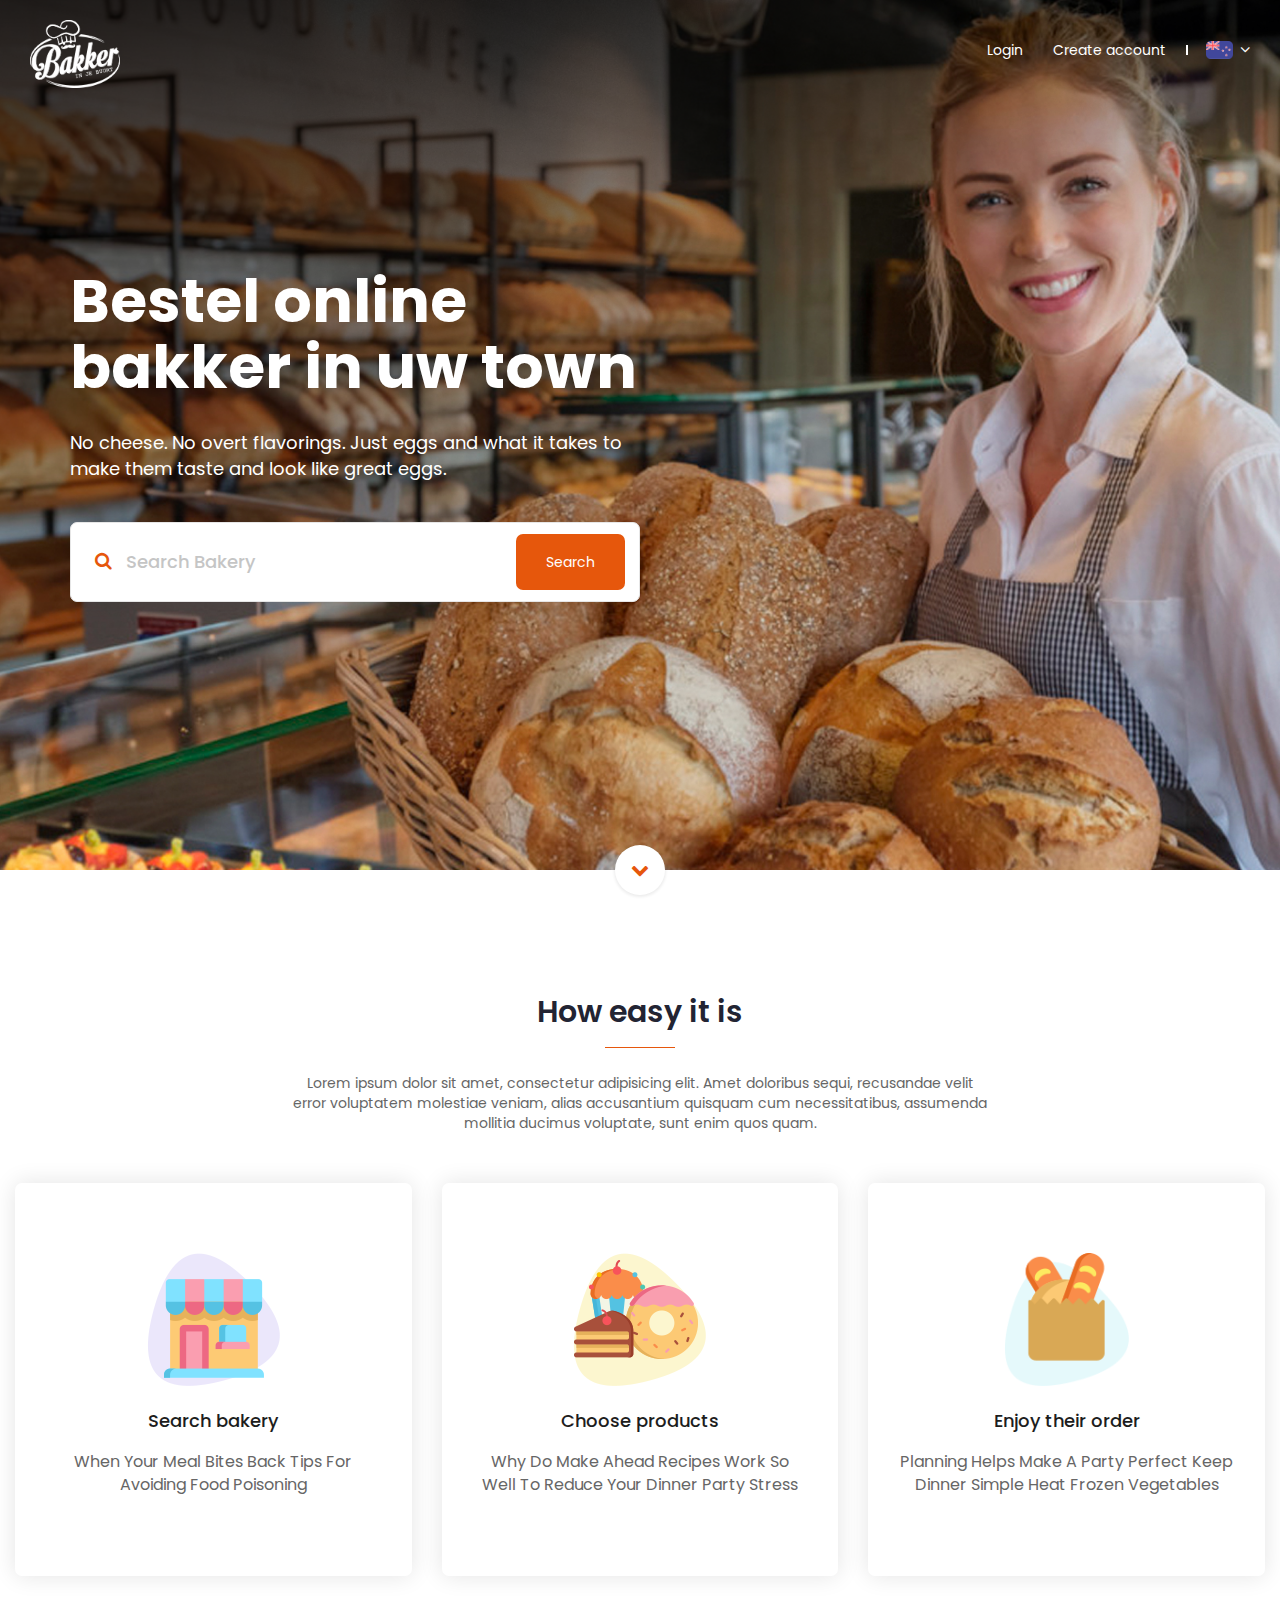
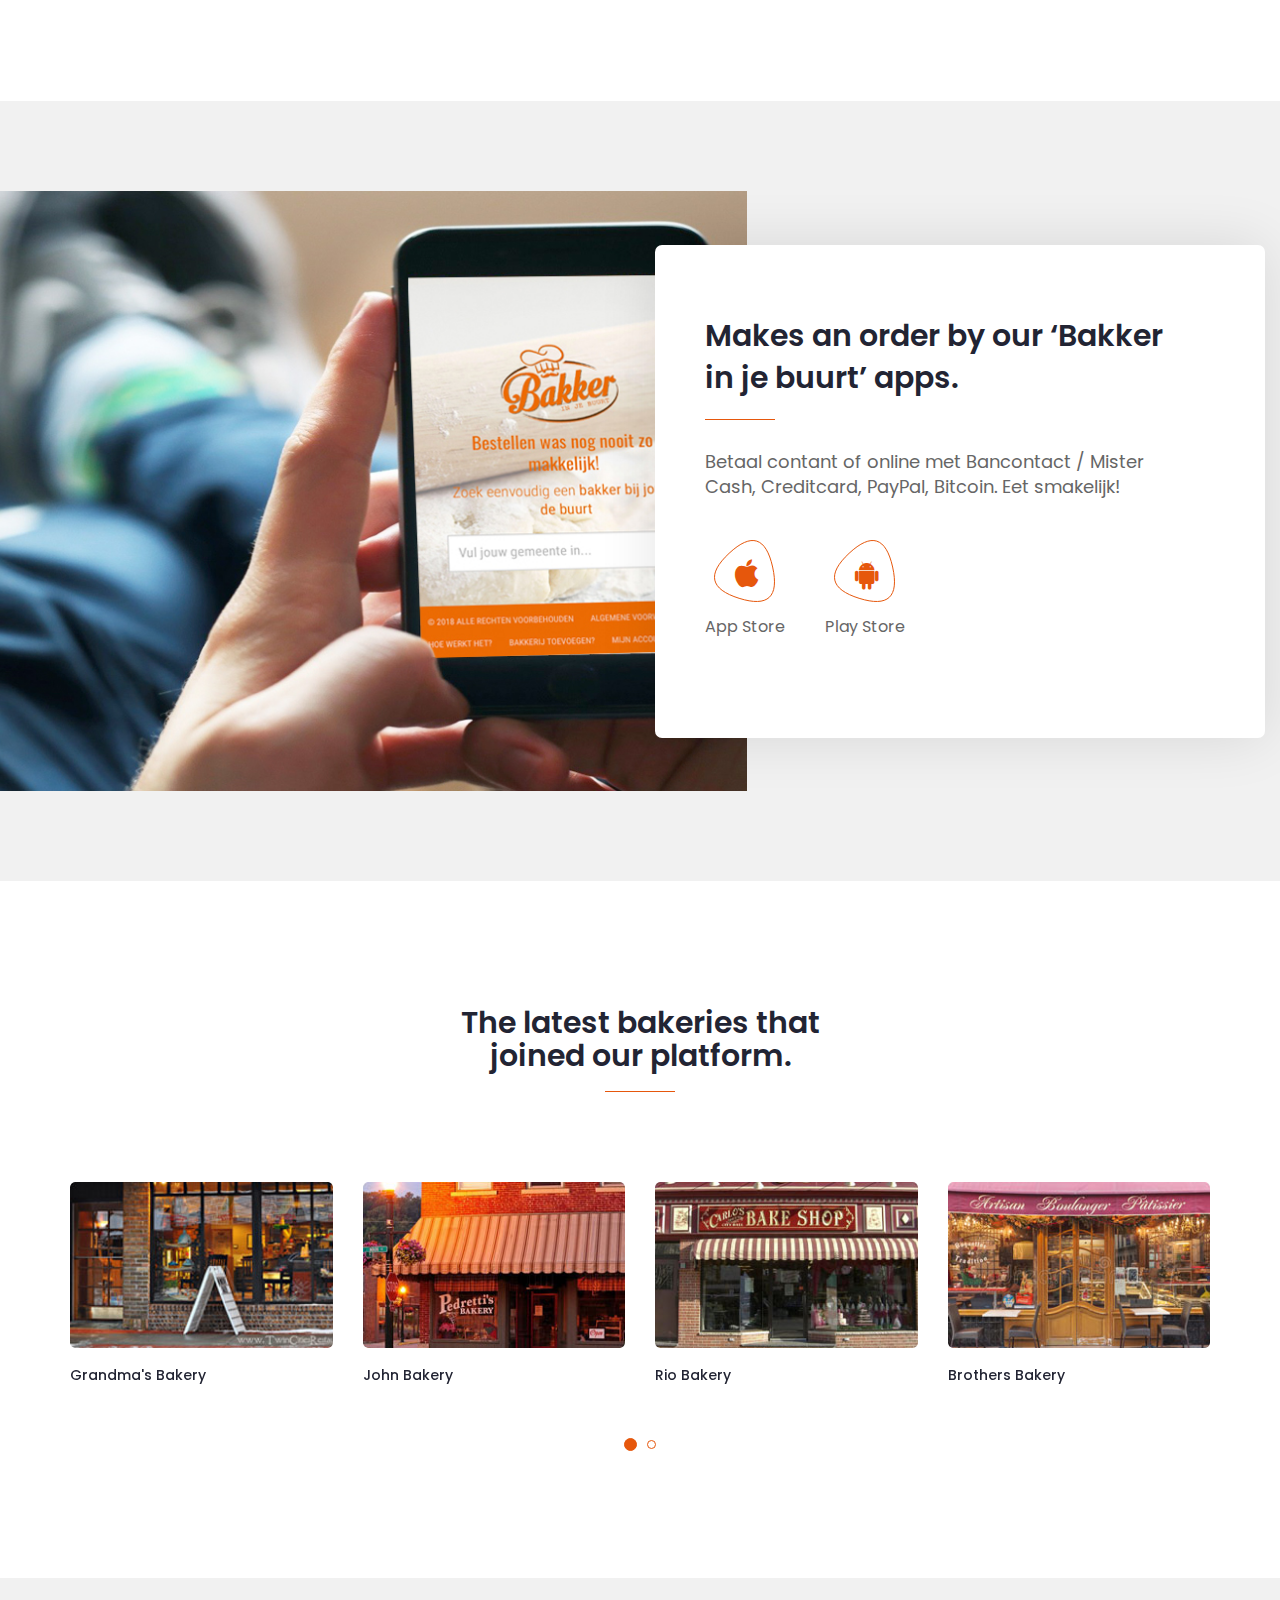
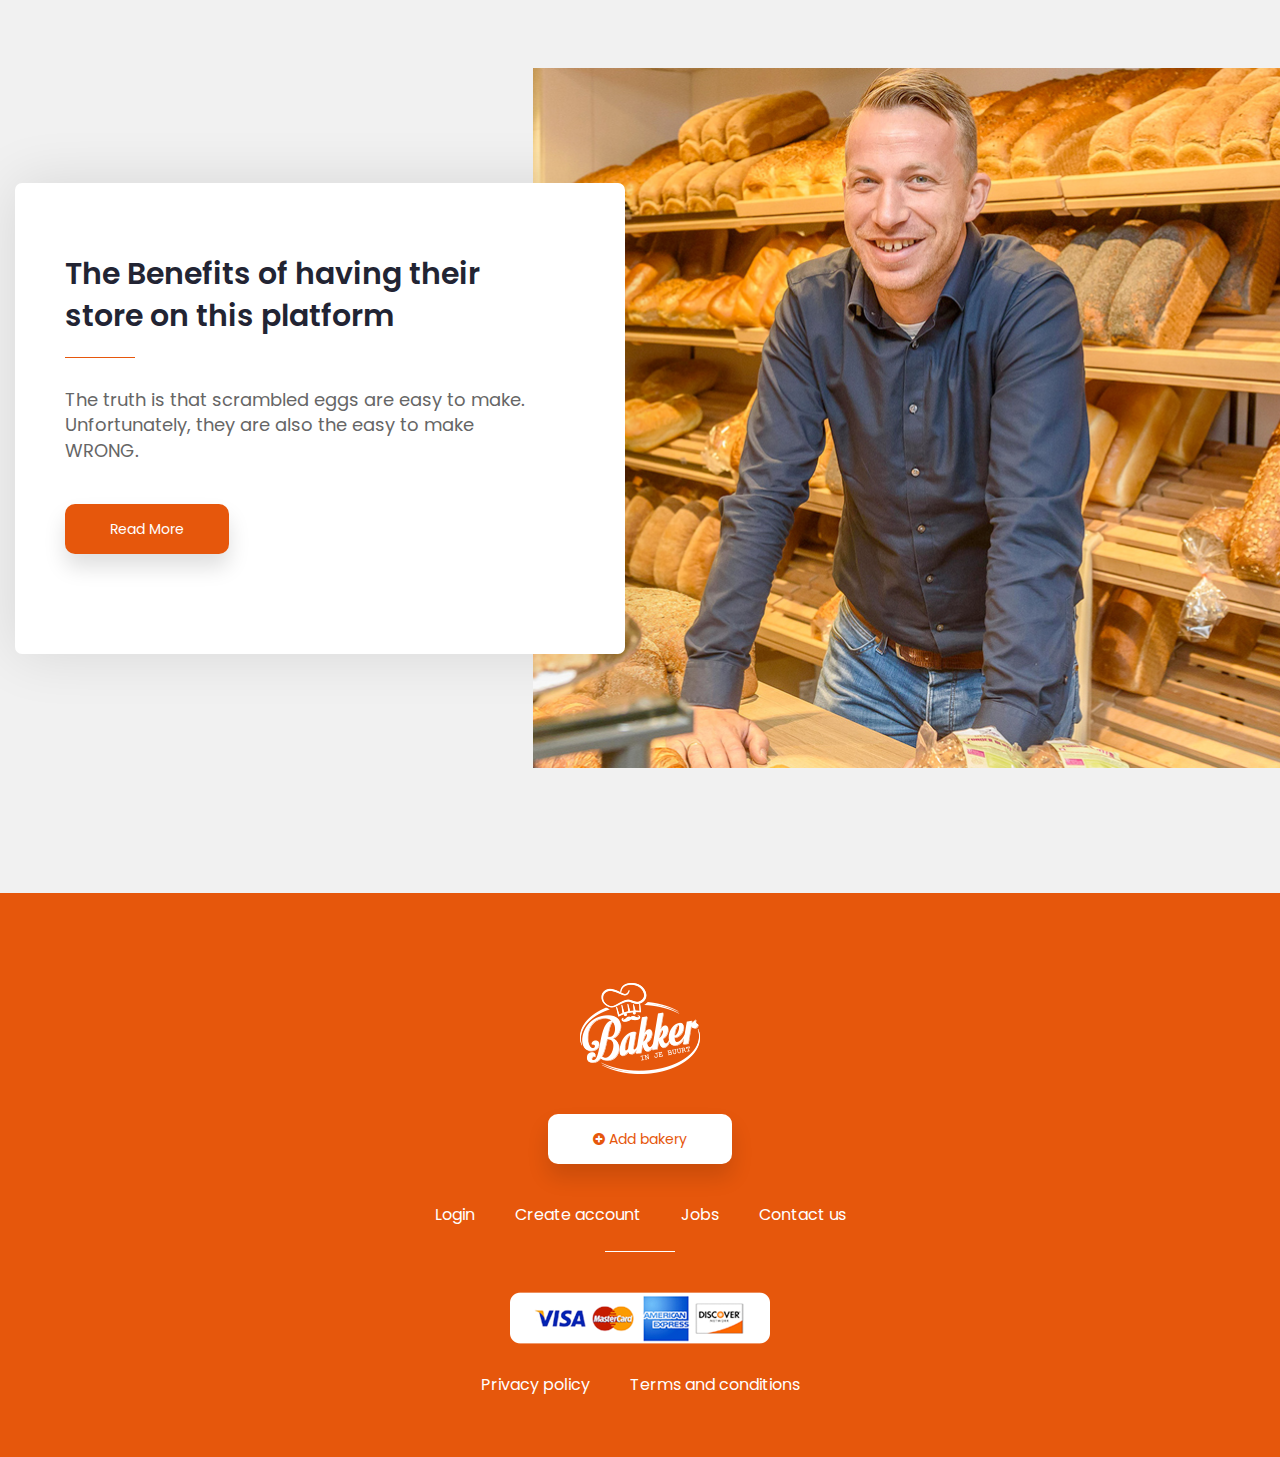
<file: index.html>
<!DOCTYPE html>
<html lang="en">
<head>
	<meta charset="utf-8">
	<meta http-equiv="X-UA-Compatible" content="IE=edge">
	<meta name="viewport" content="width=device-width, initial-scale=1, maximum-scale=1">
	<title>Bakker</title>
	<meta name="description" content="" />
	<meta name="keywords" content="" />

	<!-- font icons css -->
	<link rel="stylesheet" href="css/font-awesome.min.css">

	<!-- scrollbar css -->
	<link rel="stylesheet" href="css/scrollbar.css">

	<!--owlcarousul-->
	<link rel="stylesheet" href="css/owl.carousel.min.css">


	<!-- bootstrap css -->
	<link rel="stylesheet" href="css/bootstrap.css">

	<!-- custom css -->
	<link rel="stylesheet" href="css/style.css">

	<!-- HTML5 shim and Respond.js for IE8 support of HTML5 elements and media queries -->
	<!-- WARNING: Respond.js doesn't work if you view the page via file:// -->
	<!--[if lt IE 9]>
	<script src="https://oss.maxcdn.com/html5shiv/3.7.3/html5shiv.min.js"></script>
	<script src="https://oss.maxcdn.com/respond/1.4.2/respond.min.js"></script>
	<![endif]-->
</head>
<body class="bakker-home">


	<div class="body-inactive fixed cover"></div>
	<div class="offcanvas">
		<div class="coff absolute"> <a href="">
			<img src="images/csb.png" width="22"> </a></div>
			<div class="nano">
				<div class="nano-content">
					<div class="ext-elements"><!--Extra Elements will be Injected Dynamically--></div>
					<!-- Dynamic Injection of Menu -->
				</div>
			</div>
		</div>

		<header class="header absolute">
			<div class="mytable">
				<div class="logo table-cell va-middle">
					<a href=""><img src="images/bakker_logo.png" alt="Bakker" class="img-responsive" /></a>
				</div>
				<div class="mynav table-cell va-top">
					<ul class="clearfix select-language pull-right theme-ffffff">
						<li>
							<a href="">
								<img src="images/select-language.png" alt="Select Language" />
								<i class="fa fa-angle-down"></i>
							</a>
							<ul class="languages">
								<div>
									<li>
										<button><img src="images/select-language.png" alt="Select Language" /> English</button>
									</li>
									<li>
										<button><img src="images/select-language.png" alt="Select Language" /> Netherlands</button>
									</li>
								</div>
							</ul>
						</li>
					</ul>
					<ul class="floated-list navigation-items clearfix pull-right theme-ffffff">
						<li>
							<a href="">Login</a>
						</li>
						<li>
							<a href="">Create account</a>
						</li>
					</ul>
				</div>
				<div class="toggle table-cell va-middle">
					<a href="" class="visible-xs toggle-white"><span></span></a>
				</div>
			</div>
		</header>
		<main class="main">
			<section class="banner fill" style="background-image:url('images/banner_home.jpg');">
				<div class="b-content absolute cover">
					<div class="mytable">
						<div class="table-cell va-middle">
							<div class="container">
								<div class="mytable fixed-table-layout">
									<div class="table-cell va-middle">
										<div class="bc-caption">
											<div class="bcc-title">
												<h1>Bestel online bakker in uw town</h1>
											</div>
											<div class="bcc-desc">
												<p>
													No cheese. No overt flavorings. Just eggs and what it takes
													to make them taste and look like great eggs.
												</p>
											</div>
											<div class="bcc-search">
												<form action="">
													<input type="search" placeholder="Search Bakery" class="form-control">
													<button type="submit">Search</button>
												</form>
											</div>
										</div>
									</div>
								</div>
							</div>
						</div>
					</div>
				</div>
				<div class="arrow-down">
					<a href="">
						<i class="fa fa-chevron-down"></i>
					</a>
				</div>
				<div class="b-overlay absolute cover fill" style="background-image:url('images/banner-overlay-bg.png');"></div>
			</section>

			<section class="section section-easyness">
				<div class="se-content">
					<div class="lg-container">
						<div class="sec-title text-center">
							<h2>How easy it is</h2>
						</div>
						<div class="sec-desc text-center">
							<p>
								Lorem ipsum dolor sit amet, consectetur adipisicing elit. Amet doloribus sequi, recusandae velit error voluptatem molestiae veniam, alias accusantium quisquam cum necessitatibus, assumenda mollitia ducimus voluptate, sunt enim quos quam.
							</p>
						</div>
						<div class="se-listings">
							<div class="row row60">
								<div class="col-md-4 column">
									<div class="se-item text-center">
										<div class="sei-img">
											<img src="images/search-bakery.png" alt="Search Bakery" class="img-responsive inline" />
										</div>
										<div class="sei-title">
											<h3>
												Search bakery
											</h3>
										</div>
										<div class="sei-desc">
											<p>
												When Your Meal Bites Back Tips For <br>Avoiding Food Poisoning
											</p>
										</div>
									</div>
								</div>
								<div class="col-md-4 column">
									<div class="se-item text-center">
										<div class="sei-img">
											<img src="images/choose-products.png" alt="Choose Products" class="img-responsive inline" />
										</div>
										<div class="sei-title">
											<h3>
												Choose products
											</h3>
										</div>
										<div class="sei-desc">
											<p>
												Why Do Make Ahead Recipes Work So <br>
												Well To Reduce Your Dinner Party Stress
											</p>
										</div>
									</div>
								</div>
								<div class="col-md-4 column">
									<div class="se-item text-center">
										<div class="sei-img">
											<img src="images/enjoy-their-order.png" alt="Enjoy Their Order" class="img-responsive inline" />
										</div>
										<div class="sei-title">
											<h3>
												Enjoy their order
											</h3>
										</div>
										<div class="sei-desc">
											<p>
												Planning Helps Make A Party Perfect Keep<br>
												Dinner Simple Heat Frozen Vegetables
											</p>
										</div>
									</div>
								</div>
							</div>
						</div>
					</div>
				</div>
			</section>




	<section class="section lg-img-text-section lits-left clearfix">
		<div class="ltlir-text relative">
			<div class="lt-img clearfix">
				<div class="col-md-7">
					<div class="row">
						<div class= "li-figure fill" style="background-image: url('images/lg-left-img.jpg');"></div>
					</div>
				</div>
			</div>
			<div class="lt-absolute absolute cover">
				<div class="mytable">
					<div class="table-cell va-middle">
						<div class="lg-container">
							<div class="row">
								<div class="col-md-6 col-md-offset-6">
									<div class="lt-content">
										<div class="ltc-title">
											<h3>Makes an order by our ‘Bakker in je buurt’ apps.</h3>
										</div>
										<div class="ltc-desc">
											<p>
												Betaal contant of online met Bancontact / Mister Cash, Creditcard, PayPal, Bitcoin. Eet smakelijk!
											</p>
										</div>
										<div class="sc-apps">
											<ul class="floated-list clearfix">
												<li>
													<a href="" title="App Store">
														<span class="svg-plus-icon">
															<svg
															xmlns="http://www.w3.org/2000/svg"
															xmlns:xlink="http://www.w3.org/1999/xlink"
															width="61.5px" height="62.5px">
															<path stroke="rgb(230, 87, 12)" stroke-width="1px" stroke-linecap="butt" stroke-linejoin="miter"
															d="M15.086,13.323 C37.436,-7.524 51.950,-2.955 58.627,27.029 C65.304,57.013 54.129,67.436 25.101,58.299 C-3.926,49.161 -7.265,34.169 15.086,13.323 Z"/>
														</svg>
														<span class="sca-icon">
															<i class="fa fa fa-apple"></i>
														</span>
													</span>
													<span class="sca-text">
														App Store
													</span>
												</a>
											</li>
											<li>
												<a href="" title="Play Store">
													<span class="svg-plus-icon">
														<svg
														xmlns="http://www.w3.org/2000/svg"
														xmlns:xlink="http://www.w3.org/1999/xlink"
														width="61.5px" height="62.5px">
														<path stroke="rgb(230, 87, 12)" stroke-width="1px" stroke-linecap="butt" stroke-linejoin="miter"
														d="M15.086,13.323 C37.436,-7.524 51.950,-2.955 58.627,27.029 C65.304,57.013 54.129,67.436 25.101,58.299 C-3.926,49.161 -7.265,34.169 15.086,13.323 Z"/>
													</svg>
													<span class="sca-icon">
														<i class="fa fa-android"></i>
													</span>
												</span>
												<span class="sca-text">
													Play Store
												</span>
											</a>
										</li>
									</ul>
								</div>
							</div>
						</div>
					</div>
				</div>
			</div>
		</div>
	</div>
</div>
</section>

<section class="section recent-bakeries">
	<div class="container">
		<div class="sec-title text-center">
			<h2>The latest bakeries that joined our platform.</h2>
		</div>
		<div class="owl-carousel owl-latest-listings listings">
			<div class="item">
				<div class="l-img">
					<a href=""><img src="images/grandmas-bakery.jpg" alt="Grandma's Bakery"></a>
				</div>
				<div class="l-title">
					<h3><a href="">Grandma's Bakery</a></h3>
				</div>
			</div>
			<div class="item">
				<div class="l-img">
					<a href=""><img src="images/john-bakery.jpg" alt="John Bakery"></a>
				</div>
				<div class="l-title">
					<h3><a href="">John Bakery</a></h3>
				</div>
			</div>
			<div class="item">
				<div class="l-img">
					<a href=""><img src="images/rio-bakery.jpg" alt="Rio Bakery"></a>
				</div>
				<div class="l-title">
					<h3><a href="">Rio Bakery</a></h3>
				</div>
			</div>
			<div class="item">
				<div class="l-img">
					<a href=""><img src="images/brothers-bakery.jpg" alt="Brothers Bakery"></a>
				</div>
				<div class="l-title">
					<h3><a href="">Brothers Bakery</a></h3>
				</div>
			</div>
			<div class="item">
				<div class="l-img">
					<a href=""><img src="images/john-bakery.jpg" alt="John Bakery"></a>
				</div>
				<div class="l-title">
					<h3><a href="">John Bakery</a></h3>
				</div>
			</div>
			<div class="item">
				<div class="l-img">
					<a href=""><img src="images/grandmas-bakery.jpg" alt="Grandma's Bakery"></a>
				</div>
				<div class="l-title">
					<h3><a href="">Grandma's Bakery</a></h3>
				</div>
			</div>
			<div class="item">
				<div class="l-img">
					<a href=""><img src="images/john-bakery.jpg" alt="John Bakery"></a>
				</div>
				<div class="l-title">
					<h3><a href="">John Bakery</a></h3>
				</div>
			</div>
			<div class="item">
				<div class="l-img">
					<a href=""><img src="images/rio-bakery.jpg" alt="Rio Bakery"></a>
				</div>
				<div class="l-title">
					<h3><a href="">Rio Bakery</a></h3>
				</div>
			</div>
		</div>
	</div>
</section>

<section class="section lg-img-text-section lits-right clearfix">
	<div class="ltlir-text relative">
		<div class="lt-img clearfix">
			<div class="col-md-7 col-md-offset-5">
				<div class="row">
					<div class= "li-figure fill" style="background-image: url('images/img-right.jpg');"></div>
				</div>
			</div>
		</div>
		<div class="lt-absolute absolute cover">
			<div class="mytable">
				<div class="table-cell va-middle">
					<div class="lg-container">
						<div class="row">
							<div class="col-md-6">
								<div class="lt-content">
									<div class="ltc-title">
										<h3>The Benefits of having their store on this platform</h3>
									</div>
									<div class="ltc-desc">
										<p>
											The truth is that scrambled eggs are easy to make. Unfortunately, they are also the easy to make WRONG.
										</p>
									</div>
									<div class="ltc-cta">
										<a href="">Read More</a>
									</div>
								</div>
							</div>
						</div>
					</div>
				</div>
			</div>
		</div>
	</div>
</section>

</main>

<footer class="footer text-center">
	<div class="container">
		<div class="f-content">
			<div class="f-logo">
				<a href=""><img src="images/bakker_logo.png" alt="Bakker" /></a>
			</div>
			<div class="f-bakery-add">
				<a href=""><i class="fa fa-plus-circle"></i> Add bakery</a>
			</div>
			<div class="f-links fl-top">
				<ul class="floated-list clearfix">
					<li><a href="">Login</a></li>
					<li><a href="">Create account</a></li>
					<li><a href="">Jobs</a></li>
					<li><a href="">Contact us</a></li>
				</ul>
			</div>
			<div class="payment-info">
				<img src="images/we-accept.png" alt="We Accept" />
			</div>
			<div class="f-links fl-bottom">
				<ul class="floated-list clearfix">
					<li><a href="">Privacy policy</a></li>
					<li><a href="">Terms and conditions</a></li>
				</ul>
			</div>
		</div>
	</div>
</footer>

<!-- js library -->
<script type="text/javascript" src="js/library.min.js"></script>

<!-- scrollbar js -->
<script type="text/javascript" src="js/scrollbar.js"></script>

<!-- bootstrap js -->
<script type="text/javascript" src="js/bootstrap.min.js"></script>

<!--owlcarouse-->
<script type="text/javascript" src="js/owl.carousel.min.js"></script>

<!-- Custom Js -->
<script type="text/javascript" src="js/custom.js"></script>
</body>
</html>
</file>
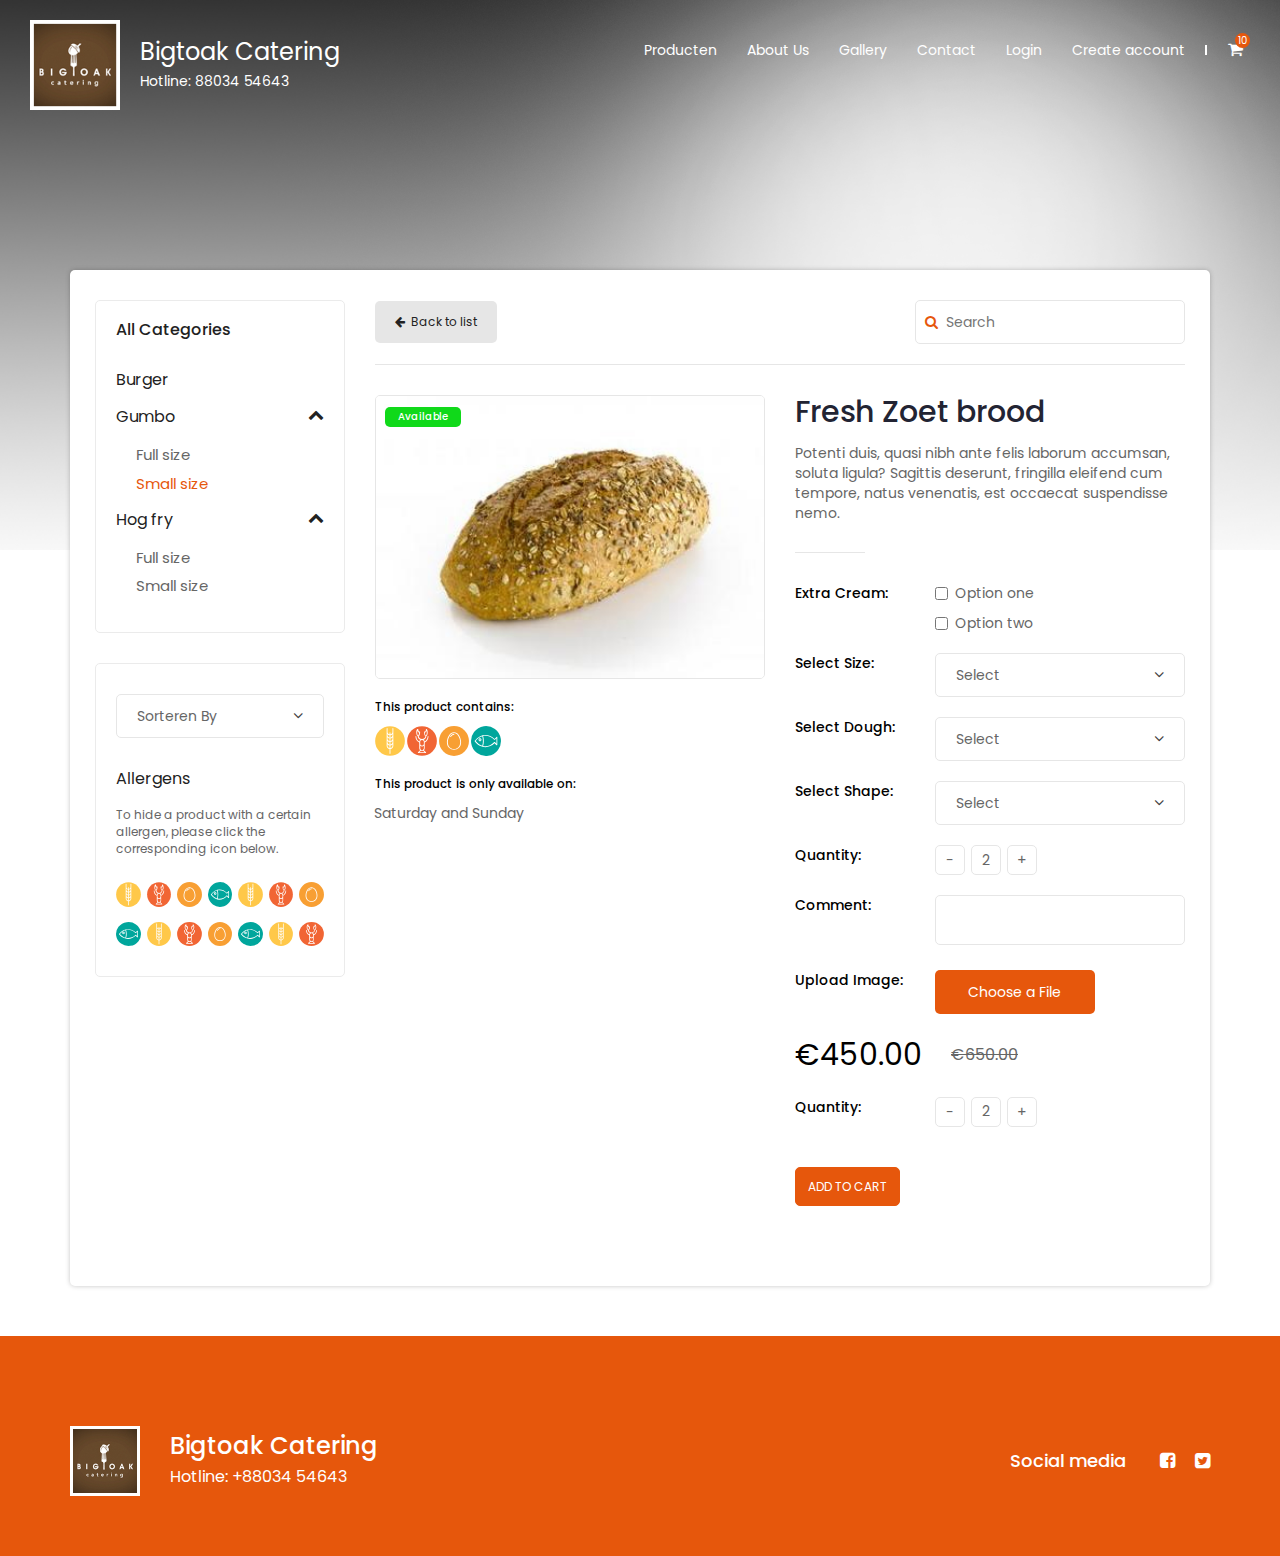
<file: detail.html>
<!DOCTYPE html>
<html lang="en">
<head>
  <meta charset="utf-8">
  <meta http-equiv="X-UA-Compatible" content="IE=edge">
  <meta name="viewport" content="width=device-width, initial-scale=1, maximum-scale=1">
  <title>Detail Store - Bakker</title>
  <meta name="description" content="" />
  <meta name="keywords" content="" />

  <!-- font icons css -->
  <link rel="stylesheet" href="css/font-awesome.min.css">

  <!-- scrollbar css -->
  <link rel="stylesheet" href="css/scrollbar.css">

  <!--owlcarousul-->
  <link rel="stylesheet" href="css/owl.carousel.min.css">

  <!-- bootstrap select css -->
  <link rel="stylesheet" href="css/bootstrap-select.min.css">

  <!-- bootstrap css -->
  <link rel="stylesheet" href="css/bootstrap.css">

  <!-- custom css -->
  <link rel="stylesheet" href="css/style.css">

  <!-- HTML5 shim and Respond.js for IE8 support of HTML5 elements and media queries -->
  <!-- WARNING: Respond.js doesn't work if you view the page via file:// -->
  <!--[if lt IE 9]>
  <script src="https://oss.maxcdn.com/html5shiv/3.7.3/html5shiv.min.js"></script>
  <script src="https://oss.maxcdn.com/respond/1.4.2/respond.min.js"></script>
  <![endif]-->
</head>
<body class="bakker-detail">

  <div class="body-inactive fixed cover"></div>
  <div class="offcanvas">
    <div class="coff absolute"> <a href="">
      <img src="images/csb.png" width="22"> </a></div>
      <div class="nano">
        <div class="nano-content">
          <div class="ext-elements"><!--Extra Elements will be Injected Dynamically--></div>
          <!-- Dynamic Injection of Menu -->
        </div>
      </div>
    </div>

    <header class="header absolute">
      <div class="mytable">
        <div class="logo table-cell va-middle">
          <a href=""><img src="images/store-logo.jpg" alt="Bakker" class="img-responsive" /></a>
        </div>
        <div class="etx-links table-cell va-middle">
          <h3>Bigtoak Catering</h3>
          <p>Hotline: 88034 54643</p>
        </div>
        <div class="mynav table-cell va-top">
          <ul class="clearfix cart-selected pull-right">
            <li>
              <a href="" class="cart-icon">
                <i class="fa fa-shopping-cart"></i>
                <span class="ci-count">10</span>
              </a>
            </li>
          </ul>
          <ul class="floated-list navigation-items clearfix pull-right">
            <li>
              <a href="">Producten</a>
            </li>
            <li>
              <a href="">About Us</a>
            </li>
            <li>
              <a href="">Gallery</a>
            </li>
            <li>
              <a href="">Contact</a>
            </li>
            <li>
              <a href="">Login</a>
            </li>
            <li>
              <a href="">Create account</a>
            </li>
          </ul>
        </div>
        <div class="toggle table-cell va-middle">
          <a href="" class="visible-xs toggle-black"><span></span></a>
        </div>
      </div>
    </header>
    <main class="main">

      <section class="banner page-banner fill" style="background-image:url('http://echtebakkerdekoning.graaggedaan.nl/rails_uploads/category/picture/5737/brood-assortiment.jpeg');">
        <div class="b-overlay absolute cover fill" style="background-image:url('images/banner-overlay-bg.png');"></div>
      </section>

      <section class="store-p-listings">
        <div class="container">
          <div class="white-content-box-overlayed">
            <div class="about-store hide">
              <div class="as-detail">
                <div class="asd-title-back clearfix">
                  <h3>About</h3>
                  <a href=""> < Back to Search List</a>
                </div>
                <p>
                  Op deze website vindt u een uitgebreide selectie van ons aanbod. Komt het water u bij het
                  zien van zoveel lekkers in de mond of wil u onze altijd verse producten gewoon eens in
                  de winkel komen bekijken, spring dan zeker eens binnen!
                </p>
                <p>
                  Wenst u een product te bestellen? Klik dan op het zwart + tekentje. Wanneer een product
                  meerdere opties heeft (bv. keuze van deeg bij taarten), krijgt u een pop-up waarin u uw
                  keuze kunt aanduiden.
                </p>
              </div>
            </div>
            <div class="pt-30"></div>
            <div class="row">
              <div class="col-md-4 col-lg-3">
                <form action="">
                  <aside class="aside">
                    <div class="spl-filter">
                      <h3>All Categories</h3>
                      <span class="selector">Burger</span>
                      <ul class="sf-options">
                        <li class="filter-open">
                          <a href="">Gumbo <i class="fa fa-chevron-down"></i></a>
                          <ul>
                            <li>
                              <a href="">Full size</a>
                            </li>
                            <li class="active">
                              <a href="">Small size</a>
                            </li>
                          </ul>
                        </li>
                        <li class="filter-open">
                          <a href="">Hog fry <i class="fa fa-chevron-down"></i></a>
                          <ul>
                            <li>
                              <a href="">Full size</a>
                            </li>
                            <li>
                              <a href="">Small size</a>
                            </li>
                          </ul>
                        </li>
                      </ul>
                    </div>
                    <div class="spl-filter sort-by">
                      <form action="">
                        <select name="" id="" class="selectpicker mb-30 mt-10">
                          <option value="0">Sorteren By</option>
                          <option value="1">Price</option>
                          <option value="1">Title</option>
                        </select>
                      </form>
                      <span class="selector">Allergens</span>
                      <span class="add-note">
                        To hide a product with a certain allergen, please click the corresponding icon below.
                      </span>
                      <div class="allergen-listings">
                        <ul class="floated-list clearfix">
                          <li>
                            <span class="checked">
                              <input type="checkbox" name="allergens[]" data-allergen-type="shide-1" checked />
                              <img src="images/gluten-icon.svg" alt="Allergen Crab" />
                            </span>
                          </li>
                          <li>
                            <span class="checked">
                              <input type="checkbox" name="allergens[]" data-allergen-type="shide-2" checked />
                              <img src="images/crust-icon.svg" alt="Allergen Crust" />
                            </span>
                          </li>
                          <li>
                            <span class="checked">
                              <input type="checkbox" name="allergens[]" data-allergen-type="shide-3" checked />
                              <img src="images/egg-icon.svg" alt="Allergen Egg" />
                            </span>
                          </li>
                          <li>
                            <span class="checked">
                              <input type="checkbox" name="allergens[]" data-allergen-type="shide-4" checked />
                              <img src="images/fish-icon.svg" alt="Allergen Fish" />
                            </span>
                          </li>
                          <li>
                            <span class="checked">
                              <input type="checkbox" name="allergens[]" data-allergen-type="shide-1" checked />
                              <img src="images/gluten-icon.svg" alt="Allergen Crab" />
                            </span>
                          </li>
                          <li>
                            <span class="checked">
                              <input type="checkbox" name="allergens[]" data-allergen-type="shide-2" checked />
                              <img src="images/crust-icon.svg" alt="Allergen Crust" />
                            </span>
                          </li>
                          <li>
                            <span class="checked">
                              <input type="checkbox" name="allergens[]" data-allergen-type="shide-3" checked />
                              <img src="images/egg-icon.svg" alt="Allergen Egg" />
                            </span>
                          </li>
                          <li>
                            <span class="checked">
                              <input type="checkbox" name="allergens[]" data-allergen-type="shide-4" checked />
                              <img src="images/fish-icon.svg" alt="Allergen Fish" />
                            </span>
                          </li>
                          <li>
                            <span class="checked">
                              <input type="checkbox" name="allergens[]" data-allergen-type="shide-1" checked />
                              <img src="images/gluten-icon.svg" alt="Allergen Crab" />
                            </span>
                          </li>
                          <li>
                            <span class="checked">
                              <input type="checkbox" name="allergens[]" data-allergen-type="shide-2" checked />
                              <img src="images/crust-icon.svg" alt="Allergen Crust" />
                            </span>
                          </li>
                          <li>
                            <span class="checked">
                              <input type="checkbox" name="allergens[]" data-allergen-type="shide-3" checked />
                              <img src="images/egg-icon.svg" alt="Allergen Egg" />
                            </span>
                          </li>
                          <li>
                            <span class="checked">
                              <input type="checkbox" name="allergens[]" data-allergen-type="shide-4" checked />
                              <img src="images/fish-icon.svg" alt="Allergen Fish" />
                            </span>
                          </li>
                          <li>
                            <span class="checked">
                              <input type="checkbox" name="allergens[]" data-allergen-type="shide-1" checked />
                              <img src="images/gluten-icon.svg" alt="Allergen Crab" />
                            </span>
                          </li>
                          <li>
                            <span class="checked">
                              <input type="checkbox" name="allergens[]" data-allergen-type="shide-2" checked />
                              <img src="images/crust-icon.svg" alt="Allergen Crust" />
                            </span>
                          </li>
                        </ul>
                      </div>
                    </div>
                  </aside>
                </form>
              </div>
              <div class="col-md-8 col-lg-9">
                <div class="sftitle-search-sortings">
                  <div class="mytable fixed-table-layout">
                    <div class="sf-title table-cell va-middle">
                      <a href="" class="bt-list hidden-xs hidden-sm">
                        <i class="fa fa-arrow-left"></i> &nbsp;Back to list
                      </a>
                    </div>
                    <div class="search-sortings table-cell va-middle">
                      <div class="ss-content clearfix">
                        <div class="mytable">
                          <div class="sc-search table-cell va-middle">
                            <form action="">
                              <input type="text" placeholder="Search" />
                              <span class="ss-icon"><i class="fa fa-search"></i></span>
                            </form>
                          </div>
                        </div>
                      </div>
                    </div>
                  </div>
                </div>
                <div class="listings p-listings">
                  <div class="row">
                    <div class="col-lg-6">
                      <div class="pl-item item-available plia-img-detail">
                        <div class="pi-img wrap-single">
                          <a href=""><img src="images/product-lg.jpg" alt="Hangtown fry" class="img-responsive" style="width: 100%;" /></a>
                          <div class="availability left-aligned">
                            <span>Available</span>
                          </div>
                        </div>
                        <div class="pei-icons">
                          <div class="clear clearfix mt-20"></div>
                          <small>This product contains:</small>
                          <ul class="floated-list clearfix">
                            <li>
                              <img src="images/gluten-icon.svg" />
                            </li>
                            <li>
                              <img src="images/crust-icon.svg" />
                            </li>
                            <li>
                              <img src="images/egg-icon.svg" />
                            </li>
                            <li>
                              <img src="images/fish-icon.svg" />
                            </li>
                          </ul>
                          <div class="clear clearfix mt-20"></div>
                          <small>This product is only available on:</small>
                          <ul>
                            Saturday and Sunday
                          </ul>
                        </div>
                      </div>
                    </div>
                    <div class="col-lg-6">
                      <div class="pl-item pl-item-detail">
                        <div class="pid-title">
                          <h2>Fresh Zoet brood</h2>
                        </div>
                        <div class="pid-desc">
                          <p>
                            Potenti duis, quasi nibh ante felis laborum accumsan, soluta ligula? Sagittis deserunt, fringilla eleifend
                            cum tempore, natus venenatis, est occaecat suspendisse nemo.
                          </p>
                        </div>
                        <div class="pi-price-cart ppc-pid">
                          <div class="mytable">
                            <div class="pi-in-dc-cart table-cell va-middle">
                              <div class="pidc-content clearfix">
                                <form>
                                  <div class="form-label-field">
                                    <div class="row">
                                      <div class="col-md-4">
                                        <div class="form-label">
                                          <label>Extra Cream:</label>
                                        </div>
                                      </div>
                                      <div class="col-md-8">
                                        <div class="form-field">
                                          <div class="form-checkboxes">
                                            <div class="checkbox">
                                              <label for="checkboxes-0">
                                                <input type="checkbox" name="checkboxes" id="checkboxes-0" value="1">
                                                Option one
                                              </label>
                                            </div>
                                            <div class="checkbox">
                                              <label for="checkboxes-1">
                                                <input type="checkbox" name="checkboxes" id="checkboxes-1" value="2">
                                                Option two
                                              </label>
                                            </div>
                                          </div>
                                        </div>
                                      </div>
                                    </div>
                                  </div>
                                  <div class="clear clearfix"></div>

                                  <div class="form-label-field">
                                    <div class="row">
                                      <div class="col-md-4">
                                        <div class="form-label">
                                          <label>Select Size:</label>
                                        </div>
                                      </div>
                                      <div class="col-md-8">
                                        <div class="form-field">
                                          <div class="form-select">
                                            <select class="selectpicker">
                                              <option value="0">Select</option>
                                              <option value="1">Option One</option>
                                              <option value="1">Option Two</option>
                                            </select>
                                          </div>
                                        </div>
                                      </div>
                                    </div>
                                  </div>
                                  <div class="clear clearfix"></div>
                                  <div class="form-label-field">
                                    <div class="row">
                                      <div class="col-md-4">
                                        <div class="form-label">
                                          <label>Select Dough:</label>
                                        </div>
                                      </div>
                                      <div class="col-md-8">
                                        <div class="form-field">
                                          <div class="form-select">
                                            <select class="selectpicker">
                                              <option value="0">Select</option>
                                              <option value="1">Option One</option>
                                              <option value="1">Option Two</option>
                                            </select>
                                          </div>
                                        </div>
                                      </div>
                                    </div>
                                  </div>
                                  <div class="clear clearfix"></div>
                                  <div class="form-label-field">
                                    <div class="row">
                                      <div class="col-md-4">
                                        <div class="form-label">
                                          <label>Select Shape:</label>
                                        </div>
                                      </div>
                                      <div class="col-md-8">
                                        <div class="form-field">
                                          <div class="form-select">
                                            <select class="selectpicker">
                                              <option value="0">Select</option>
                                              <option value="1">Option One</option>
                                              <option value="1">Option Two</option>
                                            </select>
                                          </div>
                                        </div>
                                      </div>
                                    </div>
                                  </div>
                                  <div class="clear clearfix"></div>
                                  <div class="form-label-field">
                                    <div class="row">
                                      <div class="col-md-4">
                                        <div class="form-label">
                                          <label>Quantity:</label>
                                        </div>
                                      </div>
                                      <div class="col-md-8">
                                        <div class="form-field">
                                          <div class="pi-in-dc clearfix">
                                            <div class="pi-btn pi-dc">
                                              <button type="button">-</button>
                                            </div>
                                            <div class="pi-btn pi-count">
                                              <input type="text" name="cart_count" value="2" />
                                            </div>
                                            <div class="pi-btn pi-in">
                                              <button type="button">+</button>
                                            </div>
                                          </div>
                                        </div>
                                      </div>
                                    </div>
                                  </div>
                                  <div class="clear clearfix"></div>
                                  <div class="form-label-field">
                                    <div class="row">
                                      <div class="col-md-4">
                                        <div class="form-label">
                                          <label>Comment:</label>
                                        </div>
                                      </div>
                                      <div class="col-md-8">
                                        <div class="form-field">
                                          <div class="pid-comment">
                                            <textarea name="comment"></textarea>
                                          </div>
                                        </div>
                                      </div>
                                    </div>
                                  </div>
                                  <div class="clear clearfix"></div>
                                  <div class="form-label-field">
                                    <div class="row">
                                      <div class="col-md-4">
                                        <div class="form-label">
                                          <label>Upload Image:</label>
                                        </div>
                                      </div>
                                      <div class="col-md-8">
                                        <div class="form-field">
                                          <div class="file-upload">
                                            <input type="file">
                                            <div class="fu-c">
                                              <span>Choose a File</span>
                                            </div>
                                          </div>
                                        </div>
                                      </div>
                                    </div>
                                  </div>
                                  <div class="clear clearfix"></div>
                                  <div class="pid-price">
                                    <span class="pp-lg">€450.00</span>
                                    <span class="pp-sm">€650.00</span>
                                  </div>
                                  <div class="form-label-field">
                                    <div class="row">
                                      <div class="col-md-4">
                                        <div class="form-label">
                                          <label>Quantity:</label>
                                        </div>
                                      </div>
                                      <div class="col-md-8">
                                        <div class="mytable">
                                        <div class="pi-in-dc inline-block va-middle">
                                          <div class="pi-btn pi-dc">
                                            <button type="button">-</button>
                                          </div>
                                          <div class="pi-btn pi-count">
                                            <input type="text" name="cart_count" value="2" />
                                          </div>
                                          <div class="pi-btn pi-in">
                                            <button type="button">+</button>
                                          </div>
                                        </div>
                                      </div>
                                      </div>
                                    </div>
                                  </div>
                                  <div class="clear clearfix"></div>
                                  <div class="pi-cart pid-btn inline-block">
                                    <button type="submit" class="uppercase">Add to cart</button>
                                  </div>
                                </form>
                              </div>
                            </div>
                          </div>
                        </div>
                      </div>
                    </div>
                  </div>
                </div>
              </div>
            </div>
          </section>
          <div class="mt-50"></div>
        </main>

        <footer class="footer text-center">
          <div class="container">
            <div class="f-content">
              <div class="fp-content">
                <div class="mytable">
                  <div class="fs-logo table-cell va-middle">
                    <div class="mytable">
                      <div class="fl-img table-cell va-middle">
                        <a href="">
                          <img src="images/store-logo.jpg" alt="">
                        </a>
                      </div>
                      <div class="fl-detail table-cell va-middle">
                        <h2>Bigtoak Catering</h2>
                        <p>Hotline: +88034 54643</p>
                      </div>
                    </div>
                  </div>
                  <div class="fl-social table-cell va-middle">
                    <div class="fs-c clearfix">
                      <span>Social media</span>
                      <ul class="floated-list clearfix">
                        <li>
                          <a href=""><i class="fa fa-facebook-square"></i></a>
                        </li>
                        <li>
                          <a href=""><i class="fa fa-twitter-square"></i></a>
                        </li>
                      </ul>
                    </div>
                  </div>
                </div>
              </div>
            </div>
          </div>
        </footer>

        <!-- js library -->
        <script type="text/javascript" src="js/library.min.js"></script>

        <!-- scrollbar js -->
        <script type="text/javascript" src="js/scrollbar.js"></script>

        <!-- bootstrap js -->
        <script type="text/javascript" src="js/bootstrap.min.js"></script>

        <!-- bootstrap select js -->
        <script type="text/javascript" src="js/bootstrap-select.min.js"></script>

        <!--owlcarouse-->
        <script type="text/javascript" src="js/owl.carousel.min.js"></script>

        <!-- Custom Js -->
        <script type="text/javascript" src="js/custom.js"></script>
      </body>
      </html>
</file>
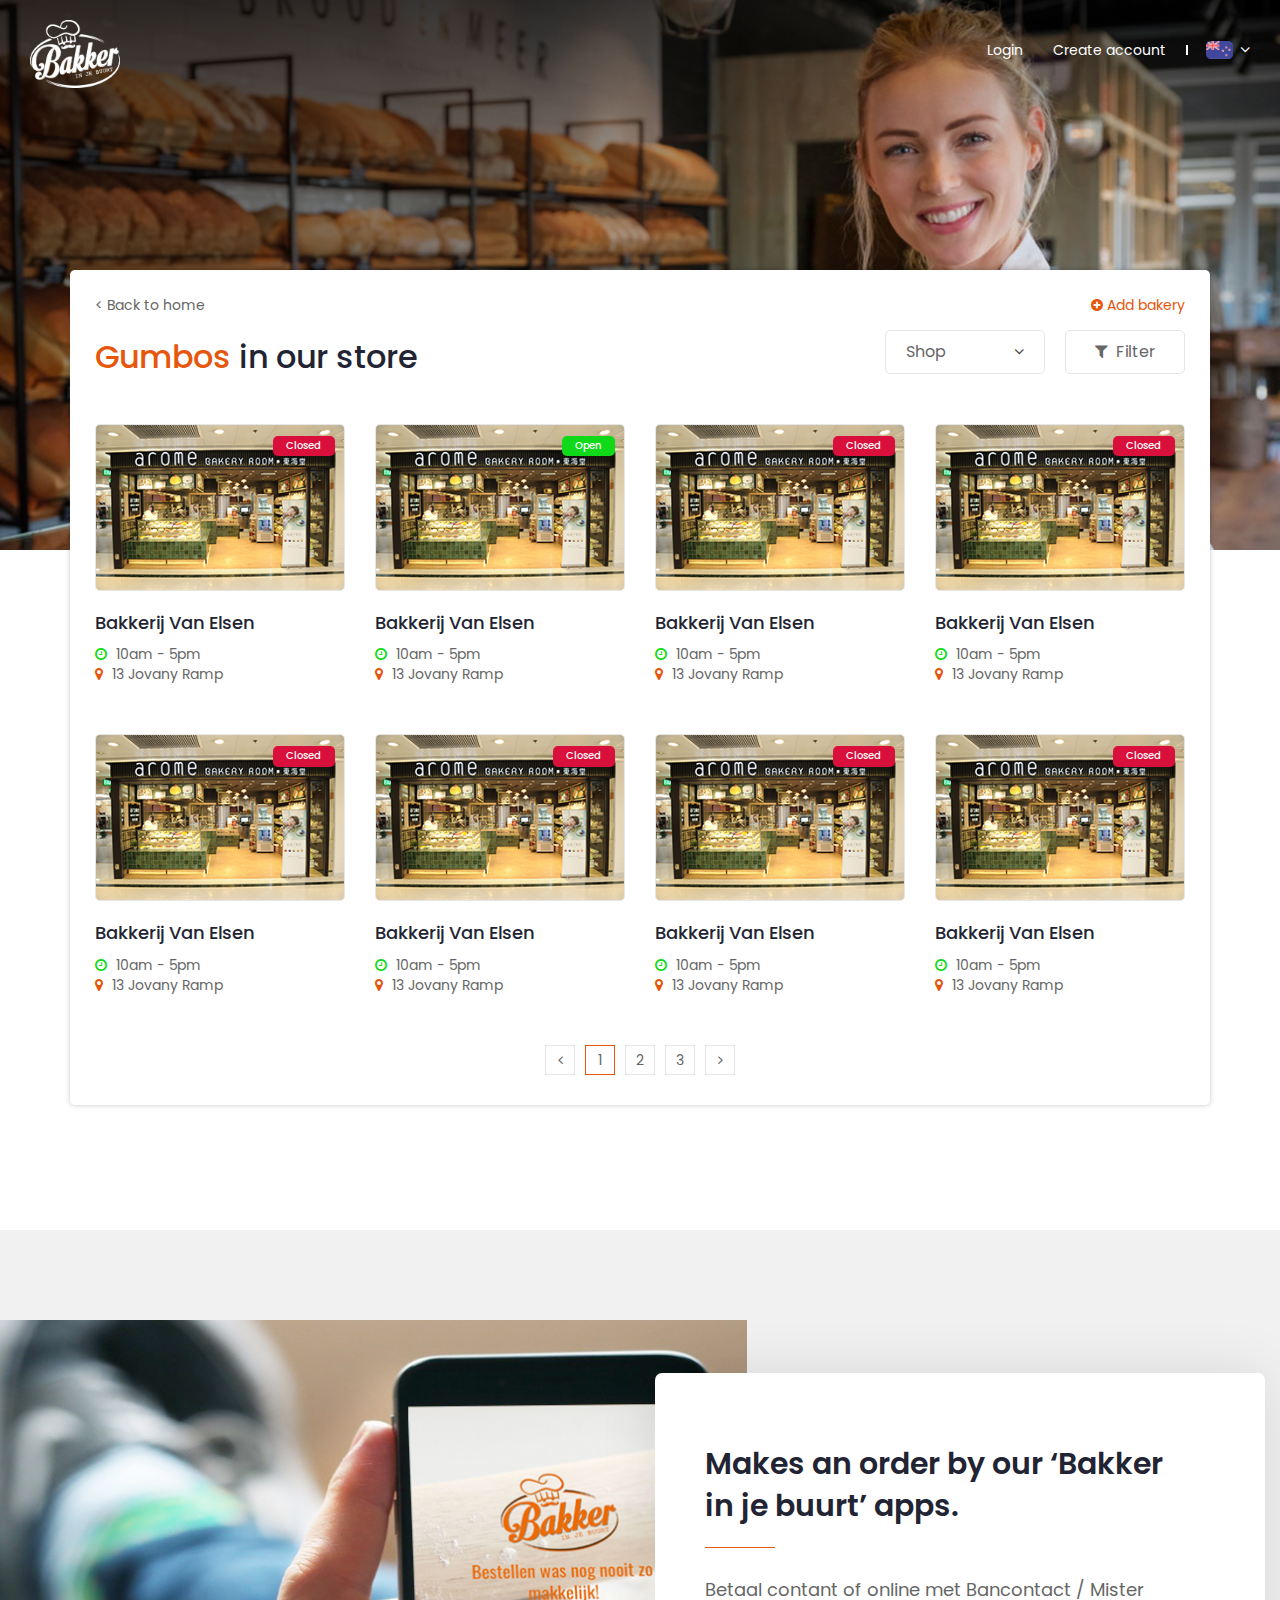
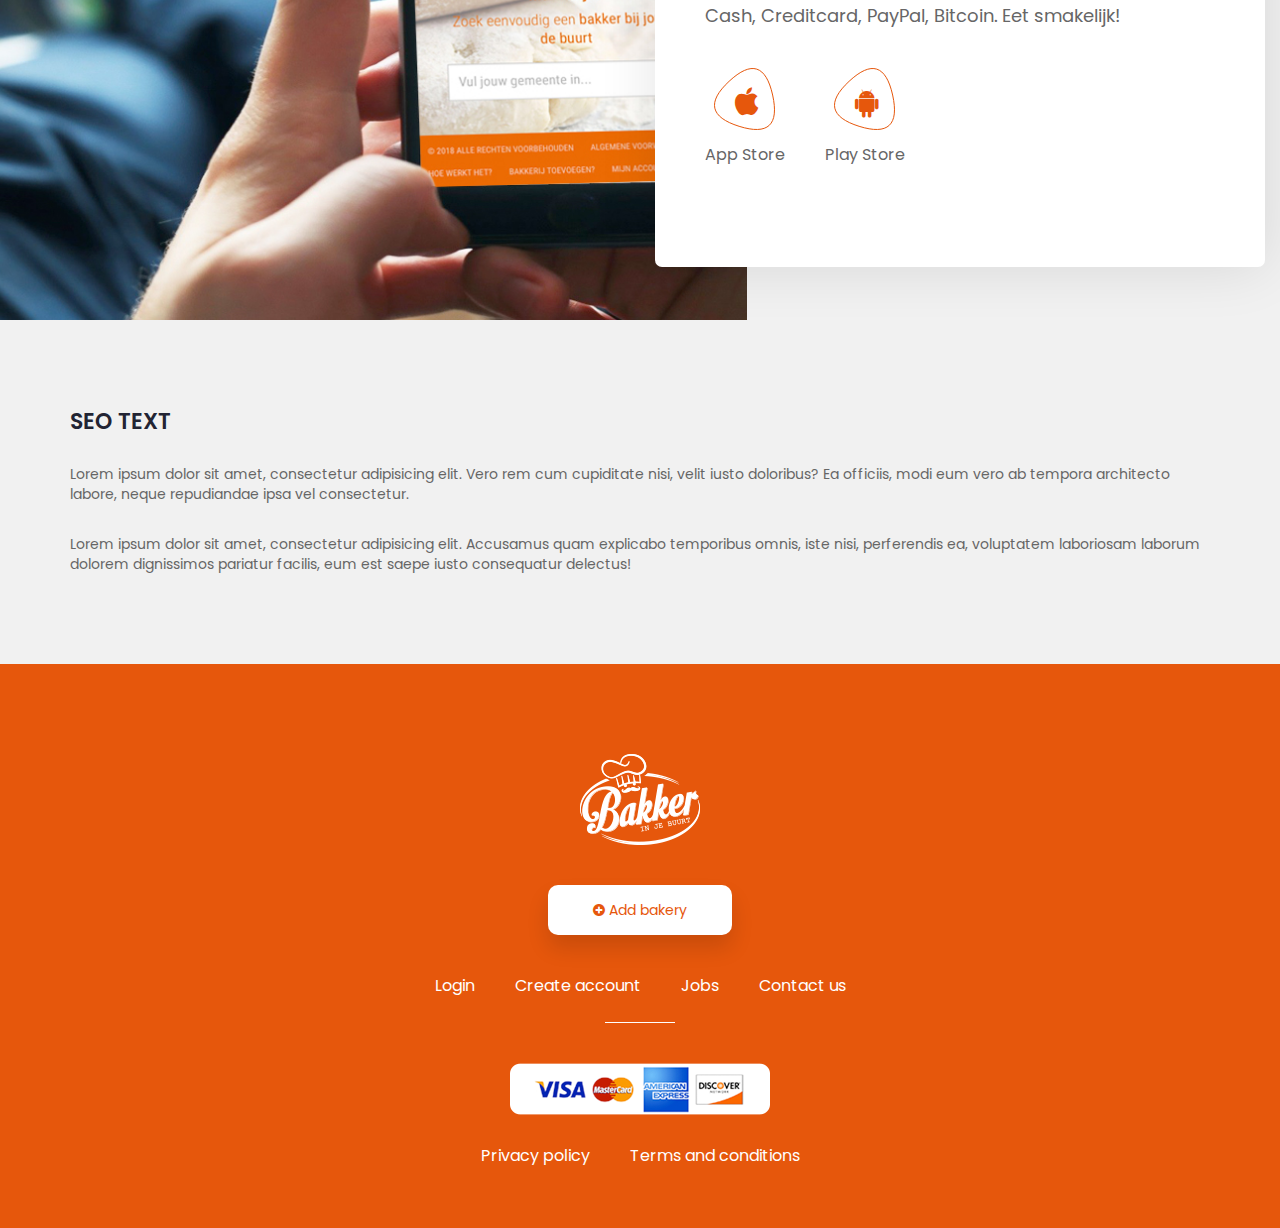
<file: search.html>
<!DOCTYPE html>
<html lang="en">
<head>
  <meta charset="utf-8">
  <meta http-equiv="X-UA-Compatible" content="IE=edge">
  <meta name="viewport" content="width=device-width, initial-scale=1, maximum-scale=1">
  <title>Search Results - Bakker</title>
  <meta name="description" content="" />
  <meta name="keywords" content="" />

  <!-- font icons css -->
  <link rel="stylesheet" href="css/font-awesome.min.css">

  <!-- scrollbar css -->
  <link rel="stylesheet" href="css/scrollbar.css">

  <!--owlcarousul-->
  <link rel="stylesheet" href="css/owl.carousel.min.css">

  <!-- bootstrap select css -->
  <link rel="stylesheet" href="css/bootstrap-select.min.css">

  <!-- bootstrap css -->
  <link rel="stylesheet" href="css/bootstrap.css">

  <!-- custom css -->
  <link rel="stylesheet" href="css/style.css">

  <!-- HTML5 shim and Respond.js for IE8 support of HTML5 elements and media queries -->
  <!-- WARNING: Respond.js doesn't work if you view the page via file:// -->
  <!--[if lt IE 9]>
  <script src="https://oss.maxcdn.com/html5shiv/3.7.3/html5shiv.min.js"></script>
  <script src="https://oss.maxcdn.com/respond/1.4.2/respond.min.js"></script>
  <![endif]-->
</head>
<body class="bakker-search">

  <div class="body-inactive fixed cover"></div>
  <div class="offcanvas">
    <div class="coff absolute"> <a href="">
      <img src="images/csb.png" width="22"> </a></div>
      <div class="nano">
        <div class="nano-content">
          <div class="ext-elements"><!--Extra Elements will be Injected Dynamically--></div>
          <!-- Dynamic Injection of Menu -->
        </div>
      </div>
    </div>

    <header class="header absolute">
      <div class="mytable">
        <div class="logo table-cell va-middle">
          <a href=""><img src="images/bakker_logo.png" alt="Bakker" class="img-responsive" /></a>
        </div>
        <div class="mynav table-cell va-top">
          <ul class="clearfix select-language pull-right theme-ffffff">
            <li>
              <a href="">
                <img src="images/select-language.png" alt="Select Language" />
                <i class="fa fa-angle-down"></i>
              </a>
              <ul class="languages">
                <div>
                  <li>
                    <button><img src="images/select-language.png" alt="Select Language" /> English</button>
                  </li>
                  <li>
                    <button><img src="images/select-language.png" alt="Select Language" /> Netherlands</button>
                  </li>
                </div>
              </ul>
            </li>
          </ul>
          <ul class="floated-list navigation-items clearfix pull-right theme-ffffff">
            <li>
              <a href="">Login</a>
            </li>
            <li>
              <a href="">Create account</a>
            </li>
          </ul>
        </div>
        <div class="toggle table-cell va-middle">
          <a href="" class="visible-xs toggle-white"><span></span></a>
        </div>
      </div>
    </header>
    <main class="main">
      <section class="banner page-banner fill" style="background-image:url('images/banner_home.jpg');">
        <div class="b-overlay absolute cover fill" style="background-image:url('images/banner-overlay-bg.png');"></div>
      </section>
      <section class="store-p-listings">
        <div class="container">
          <div class="white-content-box-overlayed">
            <div class="row">
              <div class="col-md-12">
                <div class="sfext-options">
                  <div class="mytable">
                    <div class="so-back table-cell va-middle">
                      <a href="index.html">< Back to home</a>
                    </div>
                    <div class="so-add-bakker table-cell va-middle text-right">
                      <a href=""><i class="fa fa-plus-circle"></i> Add bakery</a>
                    </div>
                  </div>
                </div>
                <div class="sftitle-search-sortings sss-search">
                  <div class="mytable fixed-table-layout">
                    <div class="sf-title table-cell va-bottom">
                      <h2><span class="theme-e6570c">Gumbos</span> in our store</h2>
                    </div>
                    <div class="search-sortings sort-filters table-cell va-middle">
                      <div class="ss-content clearfix">
                        <div class="mytable">
                          <div class="sc-search sc-sort table-cell va-middle">
                            <form action="">
                              <select name="" id="" class="selectpicker">
                                <option value="1">Shop</option>
                                <option value="2">Buy</option>
                              </select>
                            </form>
                          </div>
                          <div class="sc-search sc-filter table-cell va-middle">
                            <form action="">
                              <div class="dropdown">
                                <button class="btn btn-default dropdown-toggle" type="button" id="dropdownMenu1" data-toggle="dropdown" aria-haspopup="true" aria-expanded="true">
                                  <i class="fa fa-filter"></i> &nbsp;Filter
                                </button>
                                <ul class="dropdown-menu dropdown-menu-right" aria-labelledby="dropdownMenu1">
                                  <li><a href="#">Action</a></li>
                                  <li><a href="#">Another action</a></li>
                                  <li><a href="#">Something else here</a></li>
                                  <li role="separator" class="divider py-0" style="height: 1px;"></li>
                                  <li><a href="#">Separated link</a></li>
                                </ul>
                              </div>
                            </form>
                          </div>
                        </div>
                      </div>
                    </div>
                  </div>
                </div>
                <div class="listings p-listings">
                  <div class="row">
                    <div class="col-sm-6 col-md-3">
                      <div class="pl-item item-not-available">
                        <div class="pi-img wrap-single">
                          <a href=""><img src="images/store-found.jpg" alt="Bakkerij Van Elsen" class="img-responsive" /></a>
                          <div class="availability right-aligned">
                            <span>Closed</span>
                          </div>
                        </div>
                        <div class="pi-title wrap-single">
                          <h3><a href="">Bakkerij Van Elsen</a></h3>
                        </div>
                        <div class="pi-desc wrap-single">
                          <span class="openings"><i class="fa fa-clock-o"></i> 10am - 5pm</span>
                          <span class="locate"><i class="fa fa-map-marker"></i> 13 Jovany Ramp</span>
                        </div>
                      </div>
                    </div>
                    <div class="col-sm-6 col-md-3">
                      <div class="pl-item item-available">
                        <div class="pi-img wrap-single">
                          <a href=""><img src="images/store-found.jpg" alt="Bakkerij Van Elsen" class="img-responsive" /></a>
                          <div class="availability right-aligned">
                            <span>Open</span>
                          </div>
                        </div>
                        <div class="pi-title wrap-single">
                          <h3><a href="">Bakkerij Van Elsen</a></h3>
                        </div>
                        <div class="pi-desc wrap-single">
                          <span class="openings"><i class="fa fa-clock-o"></i> 10am - 5pm</span>
                          <span class="locate"><i class="fa fa-map-marker"></i> 13 Jovany Ramp</span>
                        </div>
                      </div>
                    </div>
                    <div class="col-sm-6 col-md-3">
                      <div class="pl-item item-not-available">
                        <div class="pi-img wrap-single">
                          <a href=""><img src="images/store-found.jpg" alt="Bakkerij Van Elsen" class="img-responsive" /></a>
                          <div class="availability right-aligned">
                            <span>Closed</span>
                          </div>
                        </div>
                        <div class="pi-title wrap-single">
                          <h3><a href="">Bakkerij Van Elsen</a></h3>
                        </div>
                        <div class="pi-desc wrap-single">
                          <span class="openings"><i class="fa fa-clock-o"></i> 10am - 5pm</span>
                          <span class="locate"><i class="fa fa-map-marker"></i> 13 Jovany Ramp</span>
                        </div>
                      </div>
                    </div>
                    <div class="col-sm-6 col-md-3">
                      <div class="pl-item item-not-available">
                        <div class="pi-img wrap-single">
                          <a href=""><img src="images/store-found.jpg" alt="Bakkerij Van Elsen" class="img-responsive" /></a>
                          <div class="availability right-aligned">
                            <span>Closed</span>
                          </div>
                        </div>
                        <div class="pi-title wrap-single">
                          <h3><a href="">Bakkerij Van Elsen</a></h3>
                        </div>
                        <div class="pi-desc wrap-single">
                          <span class="openings"><i class="fa fa-clock-o"></i> 10am - 5pm</span>
                          <span class="locate"><i class="fa fa-map-marker"></i> 13 Jovany Ramp</span>
                        </div>
                      </div>
                    </div>
                    <div class="col-sm-6 col-md-3">
                      <div class="pl-item item-not-available">
                        <div class="pi-img wrap-single">
                          <a href=""><img src="images/store-found.jpg" alt="Bakkerij Van Elsen" class="img-responsive" /></a>
                          <div class="availability right-aligned">
                            <span>Closed</span>
                          </div>
                        </div>
                        <div class="pi-title wrap-single">
                          <h3><a href="">Bakkerij Van Elsen</a></h3>
                        </div>
                        <div class="pi-desc wrap-single">
                          <span class="openings"><i class="fa fa-clock-o"></i> 10am - 5pm</span>
                          <span class="locate"><i class="fa fa-map-marker"></i> 13 Jovany Ramp</span>
                        </div>
                      </div>
                    </div>
                    <div class="col-sm-6 col-md-3">
                      <div class="pl-item item-not-available">
                        <div class="pi-img wrap-single">
                          <a href=""><img src="images/store-found.jpg" alt="Bakkerij Van Elsen" class="img-responsive" /></a>
                          <div class="availability right-aligned">
                            <span>Closed</span>
                          </div>
                        </div>
                        <div class="pi-title wrap-single">
                          <h3><a href="">Bakkerij Van Elsen</a></h3>
                        </div>
                        <div class="pi-desc wrap-single">
                          <span class="openings"><i class="fa fa-clock-o"></i> 10am - 5pm</span>
                          <span class="locate"><i class="fa fa-map-marker"></i> 13 Jovany Ramp</span>
                        </div>
                      </div>
                    </div>
                    <div class="col-sm-6 col-md-3">
                      <div class="pl-item item-not-available">
                        <div class="pi-img wrap-single">
                          <a href=""><img src="images/store-found.jpg" alt="Bakkerij Van Elsen" class="img-responsive" /></a>
                          <div class="availability right-aligned">
                            <span>Closed</span>
                          </div>
                        </div>
                        <div class="pi-title wrap-single">
                          <h3><a href="">Bakkerij Van Elsen</a></h3>
                        </div>
                        <div class="pi-desc wrap-single">
                          <span class="openings"><i class="fa fa-clock-o"></i> 10am - 5pm</span>
                          <span class="locate"><i class="fa fa-map-marker"></i> 13 Jovany Ramp</span>
                        </div>
                      </div>
                    </div>
                    <div class="col-sm-6 col-md-3">
                      <div class="pl-item item-not-available">
                        <div class="pi-img wrap-single">
                          <a href=""><img src="images/store-found.jpg" alt="Bakkerij Van Elsen" class="img-responsive" /></a>
                          <div class="availability right-aligned">
                            <span>Closed</span>
                          </div>
                        </div>
                        <div class="pi-title wrap-single">
                          <h3><a href="">Bakkerij Van Elsen</a></h3>
                        </div>
                        <div class="pi-desc wrap-single">
                          <span class="openings"><i class="fa fa-clock-o"></i> 10am - 5pm</span>
                          <span class="locate"><i class="fa fa-map-marker"></i> 13 Jovany Ramp</span>
                        </div>
                      </div>
                    </div>
                  </div>

                  <div class="paginations div-center mb-0">
                    <ul class="floated-list clearfix">
                      <li class="prev">
                        <span class="disabled"><i class="fa fa-angle-left"></i></span>
                      </li>
                      <li class="active">
                        <a href=""><span>1</span></a>
                      </li>
                      <li>
                        <a href=""><span>2</span></a>
                      </li>
                      <li>
                        <a href=""><span>3</span></a>
                      </li>
                      <li class="next">
                        <span><i class="fa fa-angle-right"></i></span>
                      </li>
                    </ul>
                  </div>

                </div>
              </div>
            </div>
          </div>
        </section>


        <section class="section lg-img-text-section lits-left clearfix pb-0">
          <div class="ltlir-text relative">
            <div class="lt-img clearfix">
              <div class="col-md-7">
                <div class="row">
                  <div class= "li-figure fill" style="background-image: url('images/lg-left-img.jpg');"></div>
                </div>
              </div>
            </div>
            <div class="lt-absolute absolute cover">
              <div class="mytable">
                <div class="table-cell va-middle">
                  <div class="lg-container">
                    <div class="row">
                      <div class="col-md-6 col-md-offset-6">
                        <div class="lt-content">
                          <div class="ltc-title">
                            <h3>Makes an order by our ‘Bakker in je buurt’ apps.</h3>
                          </div>
                          <div class="ltc-desc">
                            <p>
                              Betaal contant of online met Bancontact / Mister Cash, Creditcard, PayPal, Bitcoin. Eet smakelijk!
                            </p>
                          </div>
                          <div class="sc-apps">
                            <ul class="floated-list clearfix">
                              <li>
                                <a href="" title="App Store">
                                  <span class="svg-plus-icon">
                                    <svg
                                    xmlns="http://www.w3.org/2000/svg"
                                    xmlns:xlink="http://www.w3.org/1999/xlink"
                                    width="61.5px" height="62.5px">
                                    <path stroke="rgb(230, 87, 12)" stroke-width="1px" stroke-linecap="butt" stroke-linejoin="miter"
                                    d="M15.086,13.323 C37.436,-7.524 51.950,-2.955 58.627,27.029 C65.304,57.013 54.129,67.436 25.101,58.299 C-3.926,49.161 -7.265,34.169 15.086,13.323 Z"/>
                                  </svg>
                                  <span class="sca-icon">
                                    <i class="fa fa fa-apple"></i>
                                  </span>
                                </span>
                                <span class="sca-text">
                                  App Store
                                </span>
                              </a>
                            </li>
                            <li>
                              <a href="" title="Play Store">
                                <span class="svg-plus-icon">
                                  <svg
                                  xmlns="http://www.w3.org/2000/svg"
                                  xmlns:xlink="http://www.w3.org/1999/xlink"
                                  width="61.5px" height="62.5px">
                                  <path stroke="rgb(230, 87, 12)" stroke-width="1px" stroke-linecap="butt" stroke-linejoin="miter"
                                  d="M15.086,13.323 C37.436,-7.524 51.950,-2.955 58.627,27.029 C65.304,57.013 54.129,67.436 25.101,58.299 C-3.926,49.161 -7.265,34.169 15.086,13.323 Z"/>
                                </svg>
                                <span class="sca-icon">
                                  <i class="fa fa-android"></i>
                                </span>
                              </span>
                              <span class="sca-text">
                                Play Store
                              </span>
                            </a>
                          </li>
                        </ul>
                      </div>
                    </div>
                  </div>
                </div>
              </div>
            </div>
          </div>
        </div>
      </div>
    </section>

    <section class="section title-description-cta">
      <div class="container">
        <div class="tdc-title">
          <h3>SEO TEXT</h3>
        </div>
        <div class="tdc-desc">
          <p>
            Lorem ipsum dolor sit amet, consectetur adipisicing elit. Vero rem cum cupiditate nisi, velit iusto doloribus? Ea officiis, modi eum vero ab tempora architecto labore, neque repudiandae ipsa vel consectetur.
          </p>
          <p>
            Lorem ipsum dolor sit amet, consectetur adipisicing elit. Accusamus quam explicabo temporibus omnis, iste nisi, perferendis ea, voluptatem laboriosam laborum dolorem dignissimos pariatur facilis, eum est saepe iusto consequatur delectus!
          </p>
        </div>
      </div>
    </section>

  </main>

  <footer class="footer text-center">
    <div class="container">
      <div class="f-content">
        <div class="f-logo">
          <a href=""><img src="images/bakker_logo.png" alt="Bakker" /></a>
        </div>
        <div class="f-bakery-add">
          <a href=""><i class="fa fa-plus-circle"></i> Add bakery</a>
        </div>
        <div class="f-links fl-top">
          <ul class="floated-list clearfix">
            <li><a href="">Login</a></li>
            <li><a href="">Create account</a></li>
            <li><a href="">Jobs</a></li>
            <li><a href="">Contact us</a></li>
          </ul>
        </div>
        <div class="payment-info">
          <img src="images/we-accept.png" alt="We Accept" />
        </div>
        <div class="f-links fl-bottom">
          <ul class="floated-list clearfix">
            <li><a href="">Privacy policy</a></li>
            <li><a href="">Terms and conditions</a></li>
          </ul>
        </div>
      </div>
    </div>
  </footer>

  <!-- js library -->
  <script type="text/javascript" src="js/library.min.js"></script>

  <!-- scrollbar js -->
  <script type="text/javascript" src="js/scrollbar.js"></script>

  <!-- bootstrap js -->
  <script type="text/javascript" src="js/bootstrap.min.js"></script>

  <!-- bootstrap select js -->
  <script type="text/javascript" src="js/bootstrap-select.min.js"></script>

  <!--owlcarouse-->
  <script type="text/javascript" src="js/owl.carousel.min.js"></script>

  <!-- Custom Js -->
  <script type="text/javascript" src="js/custom.js"></script>
</body>
</html>
</file>
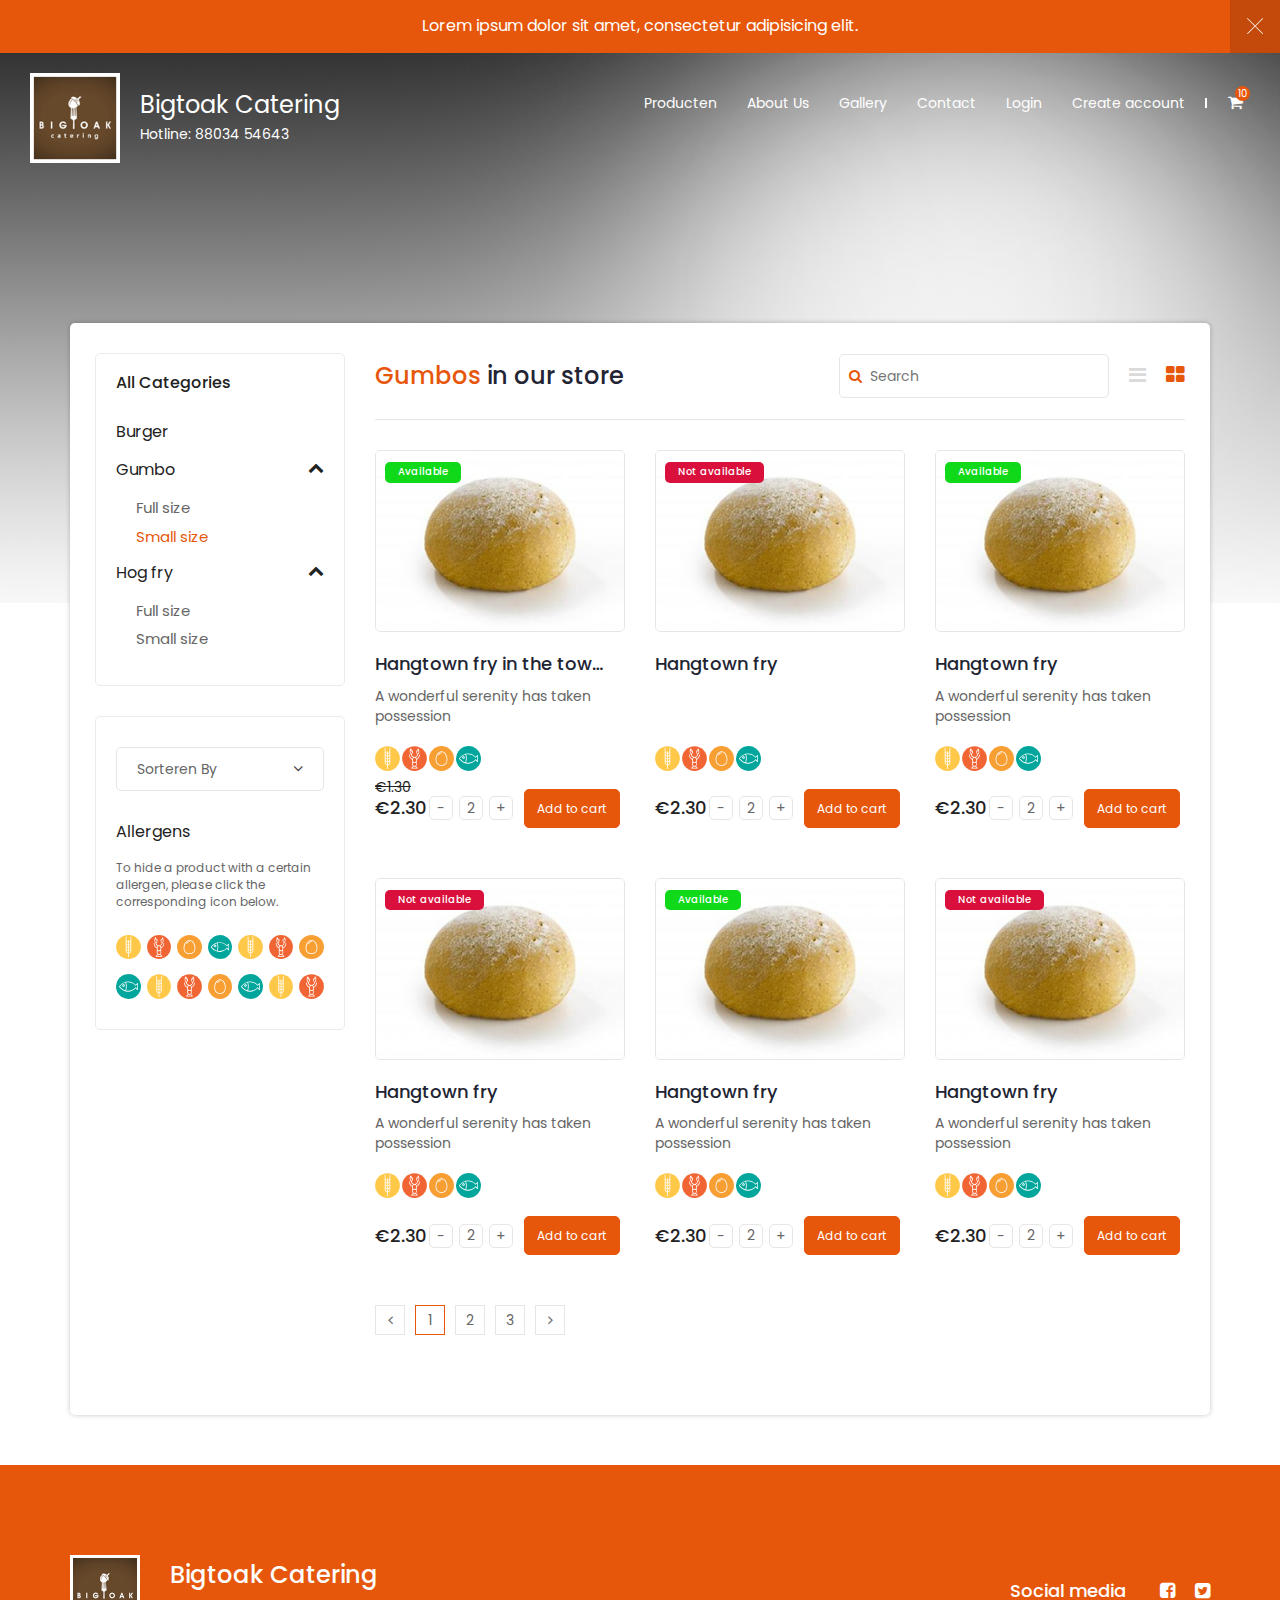
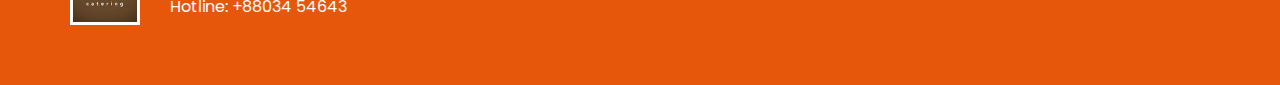
<file: store.html>
<!DOCTYPE html>
<html lang="en">
<head>
  <meta charset="utf-8">
  <meta http-equiv="X-UA-Compatible" content="IE=edge">
  <meta name="viewport" content="width=device-width, initial-scale=1, maximum-scale=1">
  <title>Store - Bakker</title>
  <meta name="description" content="" />
  <meta name="keywords" content="" />

  <!-- font icons css -->
  <link rel="stylesheet" href="css/font-awesome.min.css">

  <!-- scrollbar css -->
  <link rel="stylesheet" href="css/scrollbar.css">

  <!--owlcarousul-->
  <link rel="stylesheet" href="css/owl.carousel.min.css">

  <!-- bootstrap select css -->
  <link rel="stylesheet" href="css/bootstrap-select.min.css">

  <!-- bootstrap css -->
  <link rel="stylesheet" href="css/bootstrap.css">

  <!-- custom css -->
  <link rel="stylesheet" href="css/style.css">

  <!-- HTML5 shim and Respond.js for IE8 support of HTML5 elements and media queries -->
  <!-- WARNING: Respond.js doesn't work if you view the page via file:// -->
  <!--[if lt IE 9]>
  <script src="https://oss.maxcdn.com/html5shiv/3.7.3/html5shiv.min.js"></script>
  <script src="https://oss.maxcdn.com/respond/1.4.2/respond.min.js"></script>
  <![endif]-->
</head>
<body class="bakker-store bs-with-top-bar">

  <div class="body-inactive fixed cover"></div>
  <div class="offcanvas">
    <div class="coff absolute"> <a href="">
      <img src="images/csb.png" width="22"> </a></div>
      <div class="nano">
        <div class="nano-content">
          <div class="ext-elements"><!--Extra Elements will be Injected Dynamically--></div>
          <!-- Dynamic Injection of Menu -->
        </div>
      </div>
    </div>
    <div class="top_header">
      <div class="th-content text-center">
        <div class="container">
          Lorem ipsum dolor sit amet, consectetur adipisicing elit.
        </div>
        <div class="tc-close">
          <img src="images/csb.png" />
        </div>
      </div>
    </div>
    <header class="header absolute">
      <div class="mytable">
        <div class="logo table-cell va-middle">
          <a href=""><img src="images/store-logo.jpg" alt="Bakker" class="img-responsive" /></a>
        </div>
        <div class="etx-links table-cell va-middle">
          <h3>Bigtoak Catering</h3>
          <p>Hotline: 88034 54643</p>
        </div>
        <div class="mynav table-cell va-top">
          <ul class="clearfix cart-selected pull-right">
            <li>
              <a href="" class="cart-icon">
                <i class="fa fa-shopping-cart"></i>
                <span class="ci-count">10</span>
              </a>
            </li>
          </ul>
          <ul class="floated-list navigation-items clearfix pull-right">
            <li>
              <a href="">Producten</a>
            </li>
            <li>
              <a href="">About Us</a>
            </li>
            <li>
              <a href="">Gallery</a>
            </li>
            <li>
              <a href="">Contact</a>
            </li>
            <li>
              <a href="">Login</a>
            </li>
            <li>
              <a href="">Create account</a>
            </li>
          </ul>
        </div>
        <div class="toggle table-cell va-middle">
          <a href="" class="visible-xs toggle-black"><span></span></a>
        </div>
      </div>
    </header>
    <main class="main">

      <section class="banner page-banner fill" style="background-image:url('http://echtebakkerdekoning.graaggedaan.nl/rails_uploads/category/picture/5737/brood-assortiment.jpeg');">
        <div class="b-overlay absolute cover fill" style="background-image:url('images/banner-overlay-bg.png');"></div>
      </section>

      <section class="store-p-listings">
        <div class="container">
          <div class="white-content-box-overlayed">
            <div class="about-store hide">
              <div class="as-detail">
                <div class="asd-title-back clearfix">
                  <h3>About</h3>
                  <a href=""> < Back to Search List</a>
                </div>
                <p>
                  Op deze website vindt u een uitgebreide selectie van ons aanbod. Komt het water u bij het
                  zien van zoveel lekkers in de mond of wil u onze altijd verse producten gewoon eens in
                  de winkel komen bekijken, spring dan zeker eens binnen!
                </p>
                <p>
                  Wenst u een product te bestellen? Klik dan op het zwart + tekentje. Wanneer een product
                  meerdere opties heeft (bv. keuze van deeg bij taarten), krijgt u een pop-up waarin u uw
                  keuze kunt aanduiden.
                </p>
              </div>
            </div>
            <div class="pt-30"></div>
            <div class="row">
              <div class="col-md-4 col-lg-3">
                <form action="">
                  <aside class="aside">
                    <div class="spl-filter">
                      <h3>All Categories</h3>
                      <span class="selector">Burger</span>
                      <ul class="sf-options">
                        <li class="filter-open">
                          <a href="">Gumbo <i class="fa fa-chevron-down"></i></a>
                          <ul>
                            <li>
                              <a href="">Full size</a>
                            </li>
                            <li class="active">
                              <a href="">Small size</a>
                            </li>
                          </ul>
                        </li>
                        <li class="filter-open">
                          <a href="">Hog fry <i class="fa fa-chevron-down"></i></a>
                          <ul>
                            <li>
                              <a href="">Full size</a>
                            </li>
                            <li>
                              <a href="">Small size</a>
                            </li>
                          </ul>
                        </li>
                      </ul>
                    </div>
                    <div class="spl-filter sort-by">
                      <form action="">
                        <select name="" id="" class="selectpicker mb-30 mt-10">
                          <option value="0">Sorteren By</option>
                          <option value="1">Price</option>
                          <option value="1">Title</option>
                        </select>
                      </form>
                      <span class="selector">Allergens</span>
                      <span class="add-note">
                        To hide a product with a certain allergen, please click the corresponding icon below.
                      </span>
                      <div class="allergen-listings">
                        <ul class="floated-list clearfix">
                          <li>
                            <span class="checked">
                              <input type="checkbox" name="allergens[]" data-allergen-type="shide-1" checked />
                              <img src="images/gluten-icon.svg" alt="Allergen Crab" />
                            </span>
                          </li>
                          <li>
                            <span class="checked">
                              <input type="checkbox" name="allergens[]" data-allergen-type="shide-2" checked />
                              <img src="images/crust-icon.svg" alt="Allergen Crust" />
                            </span>
                          </li>
                          <li>
                            <span class="checked">
                              <input type="checkbox" name="allergens[]" data-allergen-type="shide-3" checked />
                              <img src="images/egg-icon.svg" alt="Allergen Egg" />
                            </span>
                          </li>
                          <li>
                            <span class="checked">
                              <input type="checkbox" name="allergens[]" data-allergen-type="shide-4" checked />
                              <img src="images/fish-icon.svg" alt="Allergen Fish" />
                            </span>
                          </li>
                          <li>
                            <span class="checked">
                              <input type="checkbox" name="allergens[]" data-allergen-type="shide-1" checked />
                              <img src="images/gluten-icon.svg" alt="Allergen Crab" />
                            </span>
                          </li>
                          <li>
                            <span class="checked">
                              <input type="checkbox" name="allergens[]" data-allergen-type="shide-2" checked />
                              <img src="images/crust-icon.svg" alt="Allergen Crust" />
                            </span>
                          </li>
                          <li>
                            <span class="checked">
                              <input type="checkbox" name="allergens[]" data-allergen-type="shide-3" checked />
                              <img src="images/egg-icon.svg" alt="Allergen Egg" />
                            </span>
                          </li>
                          <li>
                            <span class="checked">
                              <input type="checkbox" name="allergens[]" data-allergen-type="shide-4" checked />
                              <img src="images/fish-icon.svg" alt="Allergen Fish" />
                            </span>
                          </li>
                          <li>
                            <span class="checked">
                              <input type="checkbox" name="allergens[]" data-allergen-type="shide-1" checked />
                              <img src="images/gluten-icon.svg" alt="Allergen Crab" />
                            </span>
                          </li>
                          <li>
                            <span class="checked">
                              <input type="checkbox" name="allergens[]" data-allergen-type="shide-2" checked />
                              <img src="images/crust-icon.svg" alt="Allergen Crust" />
                            </span>
                          </li>
                          <li>
                            <span class="checked">
                              <input type="checkbox" name="allergens[]" data-allergen-type="shide-3" checked />
                              <img src="images/egg-icon.svg" alt="Allergen Egg" />
                            </span>
                          </li>
                          <li>
                            <span class="checked">
                              <input type="checkbox" name="allergens[]" data-allergen-type="shide-4" checked />
                              <img src="images/fish-icon.svg" alt="Allergen Fish" />
                            </span>
                          </li>
                          <li>
                            <span class="checked">
                              <input type="checkbox" name="allergens[]" data-allergen-type="shide-1" checked />
                              <img src="images/gluten-icon.svg" alt="Allergen Crab" />
                            </span>
                          </li>
                          <li>
                            <span class="checked">
                              <input type="checkbox" name="allergens[]" data-allergen-type="shide-2" checked />
                              <img src="images/crust-icon.svg" alt="Allergen Crust" />
                            </span>
                          </li>
                        </ul>
                      </div>
                    </div>
                  </aside>
                </form>
              </div>
              <div class="col-md-8 col-lg-9">
                <div class="sftitle-search-sortings">
                  <div class="mytable fixed-table-layout">
                    <div class="sf-title table-cell va-middle">
                      <h2><span class="theme-e6570c">Gumbos</span> in our store</h2>
                    </div>
                    <div class="search-sortings table-cell va-middle">
                      <div class="ss-content clearfix">
                        <div class="mytable">
                          <div class="sc-search table-cell va-middle">
                            <form action="">
                              <input type="text" placeholder="Search" />
                              <span class="ss-icon"><i class="fa fa-search"></i></span>
                            </form>
                          </div>
                          <div class="sc-grid-view-option table-cell va-middle clearfix">
                            <div class="sg-grid sg-single">
                              <a href=""><i class="fa fa-bars"></i></a>
                            </div>
                            <div class="sg-grid sg-multiple active">
                              <a href=""><i class="fa fa-th-large"></i></a>
                            </div>
                          </div>
                        </div>
                      </div>
                    </div>
                  </div>
                </div>
                <div class="listings p-listings">
                  <div class="row">
                    <div class="col-sm-6 col-lg-4">
                      <div class="pl-item item-available">
                        <div class="pi-img wrap-single">
                          <a href=""><img src="images/pitem1.jpg" alt="Hangtown fry" class="img-responsive" /></a>
                          <div class="availability left-aligned">
                            <span>Available</span>
                          </div>
                        </div>
                        <div class="pi-title wrap-single">
                          <h3><a href="">Hangtown fry in the town round A wonderful serenity has taken possession</a></h3>
                        </div>
                        <div class="pi-desc wrap-single">
                          <p>A wonderful serenity has taken possession</p>
                        </div>
                        <div class="pi-icons wrap-single">
                          <ul class="floated-list clearfix">
                            <li>
                              <img src="images/gluten-icon.svg" />
                            </li>
                            <li>
                              <img src="images/crust-icon.svg" />
                            </li>
                            <li>
                              <img src="images/egg-icon.svg" />
                            </li>
                            <li>
                              <img src="images/fish-icon.svg" />
                            </li>
                          </ul>
                        </div>
                        <div class="pi-price-cart wrap-single">
                          <span class="pp-old">€1.30</span>
                          <div class="mytable">
                            <div class="pi-price table-cell va-middle">
                              <div class="pp-pricing">
                                <span class="pp-new">€2.30</span>
                              </div>
                            </div>
                            <div class="pi-in-dc-cart table-cell va-middle">
                              <div class="pidc-content">
                                <form>
                                  <div class="mytable">
                                    <div class="pi-in-dc table-cell va-middle">
                                      <div class="pi-btn pi-dc">
                                        <button type="button">-</button>
                                      </div>
                                      <div class="pi-btn pi-count">
                                        <input type="text" name="cart_count" value="2" />
                                      </div>
                                      <div class="pi-btn pi-in">
                                        <button type="button">+</button>
                                      </div>
                                    </div>
                                    <div class="pi-cart table-cell va-middle">
                                      <button type="submit">Add to cart</button>
                                    </div>
                                  </div>
                                </form>
                              </div>
                            </div>
                          </div>
                        </div>
                      </div>
                    </div>
                    <div class="col-sm-6 col-lg-4">
                      <div class="pl-item item-not-available">
                        <div class="pi-img wrap-single">
                          <a href=""><img src="images/pitem1.jpg" alt="Hangtown fry" class="img-responsive" /></a>
                          <div class="availability left-aligned">
                            <span>Not available</span>
                          </div>
                        </div>
                        <div class="pi-title wrap-single">
                          <h3><a href="">Hangtown fry</a></h3>
                        </div>
                        <div class="pi-desc wrap-single">
                          <p class="empty">&nbsp;</p>
                        </div>
                        <div class="pi-icons wrap-single">
                          <ul class="floated-list clearfix">
                            <li>
                              <img src="images/gluten-icon.svg" />
                            </li>
                            <li>
                              <img src="images/crust-icon.svg" />
                            </li>
                            <li>
                              <img src="images/egg-icon.svg" />
                            </li>
                            <li>
                              <img src="images/fish-icon.svg" />
                            </li>
                          </ul>
                        </div>
                        <div class="pi-price-cart wrap-single">
                          <span class="pp-old empty"></span>
                          <div class="mytable">
                            <div class="pi-price table-cell va-middle">
                              <div class="pp-pricing">
                                <span class="pp-new">€2.30</span>
                              </div>
                            </div>
                            <div class="pi-in-dc-cart table-cell va-middle">
                              <div class="pidc-content">
                                <form>
                                  <div class="mytable">
                                    <div class="pi-in-dc table-cell va-middle">
                                      <div class="pi-btn pi-dc">
                                        <button type="button">-</button>
                                      </div>
                                      <div class="pi-btn pi-count">
                                        <input type="text" name="cart_count" value="2" />
                                      </div>
                                      <div class="pi-btn pi-in">
                                        <button type="button">+</button>
                                      </div>
                                    </div>
                                    <div class="pi-cart table-cell va-middle">
                                      <button type="submit">Add to cart</button>
                                    </div>
                                  </div>
                                </form>
                              </div>
                            </div>
                          </div>
                        </div>
                      </div>
                    </div>
                    <div class="col-sm-6 col-lg-4">
                      <div class="pl-item item-available">
                        <div class="pi-img wrap-single">
                          <a href=""><img src="images/pitem1.jpg" alt="Hangtown fry" class="img-responsive" /></a>
                          <div class="availability left-aligned">
                            <span>Available</span>
                          </div>
                        </div>
                        <div class="pi-title wrap-single">
                          <h3><a href="">Hangtown fry</a></h3>
                        </div>
                        <div class="pi-desc wrap-single">
                          <p>A wonderful serenity has taken possession</p>
                        </div>
                        <div class="pi-icons wrap-single">
                          <ul class="floated-list clearfix">
                            <li>
                              <img src="images/gluten-icon.svg" />
                            </li>
                            <li>
                              <img src="images/crust-icon.svg" />
                            </li>
                            <li>
                              <img src="images/egg-icon.svg" />
                            </li>
                            <li>
                              <img src="images/fish-icon.svg" />
                            </li>
                          </ul>
                        </div>
                        <div class="pi-price-cart wrap-single">
                          <span class="pp-old empty"></span>
                          <div class="mytable">
                            <div class="pi-price table-cell va-middle">
                              <div class="pp-pricing">
                                <span class="pp-new">€2.30</span>
                              </div>
                            </div>
                            <div class="pi-in-dc-cart table-cell va-middle">
                              <div class="pidc-content">
                                <form>
                                  <div class="mytable">
                                    <div class="pi-in-dc table-cell va-middle">
                                      <div class="pi-btn pi-dc">
                                        <button type="button">-</button>
                                      </div>
                                      <div class="pi-btn pi-count">
                                        <input type="text" name="cart_count" value="2" />
                                      </div>
                                      <div class="pi-btn pi-in">
                                        <button type="button">+</button>
                                      </div>
                                    </div>
                                    <div class="pi-cart table-cell va-middle">
                                      <button type="submit">Add to cart</button>
                                    </div>
                                  </div>
                                </form>
                              </div>
                            </div>
                          </div>
                        </div>
                      </div>
                    </div>
                    <div class="col-sm-6 col-lg-4">
                      <div class="pl-item item-not-available">
                        <div class="pi-img wrap-single">
                          <a href=""><img src="images/pitem1.jpg" alt="Hangtown fry" class="img-responsive" /></a>
                          <div class="availability left-aligned">
                            <span>Not available</span>
                          </div>
                        </div>
                        <div class="pi-title wrap-single">
                          <h3><a href="">Hangtown fry</a></h3>
                        </div>
                        <div class="pi-desc wrap-single">
                          <p>A wonderful serenity has taken possession</p>
                        </div>
                        <div class="pi-icons wrap-single">
                          <ul class="floated-list clearfix">
                            <li>
                              <img src="images/gluten-icon.svg" />
                            </li>
                            <li>
                              <img src="images/crust-icon.svg" />
                            </li>
                            <li>
                              <img src="images/egg-icon.svg" />
                            </li>
                            <li>
                              <img src="images/fish-icon.svg" />
                            </li>
                          </ul>
                        </div>
                        <div class="pi-price-cart wrap-single">
                          <span class="pp-old empty"></span>
                          <div class="mytable">
                            <div class="pi-price table-cell va-middle">
                              <div class="pp-pricing">
                                <span class="pp-new">€2.30</span>
                              </div>
                            </div>
                            <div class="pi-in-dc-cart table-cell va-middle">
                              <div class="pidc-content">
                                <form>
                                  <div class="mytable">
                                    <div class="pi-in-dc table-cell va-middle">
                                      <div class="pi-btn pi-dc">
                                        <button type="button">-</button>
                                      </div>
                                      <div class="pi-btn pi-count">
                                        <input type="text" name="cart_count" value="2" />
                                      </div>
                                      <div class="pi-btn pi-in">
                                        <button type="button">+</button>
                                      </div>
                                    </div>
                                    <div class="pi-cart table-cell va-middle">
                                      <button type="submit">Add to cart</button>
                                    </div>
                                  </div>
                                </form>
                              </div>
                            </div>
                          </div>
                        </div>
                      </div>
                    </div>
                    <div class="col-sm-6 col-lg-4">
                      <div class="pl-item item-available">
                        <div class="pi-img wrap-single">
                          <a href=""><img src="images/pitem1.jpg" alt="Hangtown fry" class="img-responsive" /></a>
                          <div class="availability left-aligned">
                            <span>Available</span>
                          </div>
                        </div>
                        <div class="pi-title wrap-single">
                          <h3><a href="">Hangtown fry</a></h3>
                        </div>
                        <div class="pi-desc wrap-single">
                          <p>A wonderful serenity has taken possession</p>
                        </div>
                        <div class="pi-icons wrap-single">
                          <ul class="floated-list clearfix">
                            <li>
                              <img src="images/gluten-icon.svg" />
                            </li>
                            <li>
                              <img src="images/crust-icon.svg" />
                            </li>
                            <li>
                              <img src="images/egg-icon.svg" />
                            </li>
                            <li>
                              <img src="images/fish-icon.svg" />
                            </li>
                          </ul>
                        </div>
                        <div class="pi-price-cart wrap-single">
                          <span class="pp-old empty"></span>
                          <div class="mytable">
                            <div class="pi-price table-cell va-middle">
                              <div class="pp-pricing">
                                <span class="pp-new">€2.30</span>
                              </div>
                            </div>
                            <div class="pi-in-dc-cart table-cell va-middle">
                              <div class="pidc-content">
                                <form>
                                  <div class="mytable">
                                    <div class="pi-in-dc table-cell va-middle">
                                      <div class="pi-btn pi-dc">
                                        <button type="button">-</button>
                                      </div>
                                      <div class="pi-btn pi-count">
                                        <input type="text" name="cart_count" value="2" />
                                      </div>
                                      <div class="pi-btn pi-in">
                                        <button type="button">+</button>
                                      </div>
                                    </div>
                                    <div class="pi-cart table-cell va-middle">
                                      <button type="submit">Add to cart</button>
                                    </div>
                                  </div>
                                </form>
                              </div>
                            </div>
                          </div>
                        </div>
                      </div>
                    </div>
                    <div class="col-sm-6 col-lg-4">
                      <div class="pl-item item-not-available">
                        <div class="pi-img wrap-single">
                          <a href=""><img src="images/pitem1.jpg" alt="Hangtown fry" class="img-responsive" /></a>
                          <div class="availability left-aligned">
                            <span>Not available</span>
                          </div>
                        </div>
                        <div class="pi-title wrap-single">
                          <h3><a href="">Hangtown fry</a></h3>
                        </div>
                        <div class="pi-desc wrap-single">
                          <p>A wonderful serenity has taken possession</p>
                        </div>
                        <div class="pi-icons wrap-single">
                          <ul class="floated-list clearfix">
                            <li>
                              <img src="images/gluten-icon.svg" />
                            </li>
                            <li>
                              <img src="images/crust-icon.svg" />
                            </li>
                            <li>
                              <img src="images/egg-icon.svg" />
                            </li>
                            <li>
                              <img src="images/fish-icon.svg" />
                            </li>
                          </ul>
                        </div>
                        <div class="pi-price-cart wrap-single">
                          <span class="pp-old empty"></span>
                          <div class="mytable">
                            <div class="pi-price table-cell va-middle">
                              <div class="pp-pricing">
                                <span class="pp-new">€2.30</span>
                              </div>
                            </div>
                            <div class="pi-in-dc-cart table-cell va-middle">
                              <div class="pidc-content">
                                <form>
                                  <div class="mytable">
                                    <div class="pi-in-dc table-cell va-middle">
                                      <div class="pi-btn pi-dc">
                                        <button type="button">-</button>
                                      </div>
                                      <div class="pi-btn pi-count">
                                        <input type="text" name="cart_count" value="2" />
                                      </div>
                                      <div class="pi-btn pi-in">
                                        <button type="button">+</button>
                                      </div>
                                    </div>
                                    <div class="pi-cart table-cell va-middle">
                                      <button type="submit">Add to cart</button>
                                    </div>
                                  </div>
                                </form>
                              </div>
                            </div>
                          </div>
                        </div>
                      </div>
                    </div>
                  </div>

                  <div class="paginations">
                    <ul class="floated-list clearfix">
                      <li class="prev">
                        <span class="disabled"><i class="fa fa-angle-left"></i></span>
                      </li>
                      <li class="active">
                        <a href=""><span>1</span></a>
                      </li>
                      <li>
                        <a href=""><span>2</span></a>
                      </li>
                      <li>
                        <a href=""><span>3</span></a>
                      </li>
                      <li class="next">
                        <span><i class="fa fa-angle-right"></i></span>
                      </li>
                    </ul>
                  </div>

                </div>
              </div>
            </div>
          </div>
        </div>
      </section>
      <div class="mt-50"></div>
    </main>

    <footer class="footer text-center">
      <div class="container">
        <div class="f-content">
          <div class="fp-content">
            <div class="mytable">
              <div class="fs-logo table-cell va-middle">
                <div class="mytable">
                  <div class="fl-img table-cell va-middle">
                    <a href="">
                      <img src="images/store-logo.jpg" alt="">
                    </a>
                  </div>
                  <div class="fl-detail table-cell va-middle">
                    <h2>Bigtoak Catering</h2>
                    <p>Hotline: +88034 54643</p>
                  </div>
                </div>
              </div>
              <div class="fl-social table-cell va-middle">
                <div class="fs-c clearfix">
                  <span>Social media</span>
                  <ul class="floated-list clearfix">
                    <li>
                      <a href=""><i class="fa fa-facebook-square"></i></a>
                    </li>
                    <li>
                      <a href=""><i class="fa fa-twitter-square"></i></a>
                    </li>
                  </ul>
                </div>
              </div>
            </div>
          </div>
        </div>
      </div>
    </footer>

    <!-- js library -->
    <script type="text/javascript" src="js/library.min.js"></script>

    <!-- scrollbar js -->
    <script type="text/javascript" src="js/scrollbar.js"></script>

    <!-- bootstrap js -->
    <script type="text/javascript" src="js/bootstrap.min.js"></script>

    <!-- bootstrap select js -->
    <script type="text/javascript" src="js/bootstrap-select.min.js"></script>

    <!--owlcarouse-->
    <script type="text/javascript" src="js/owl.carousel.min.js"></script>

    <!-- Custom Js -->
    <script type="text/javascript" src="js/custom.js"></script>
  </body>
  </html>
</file>
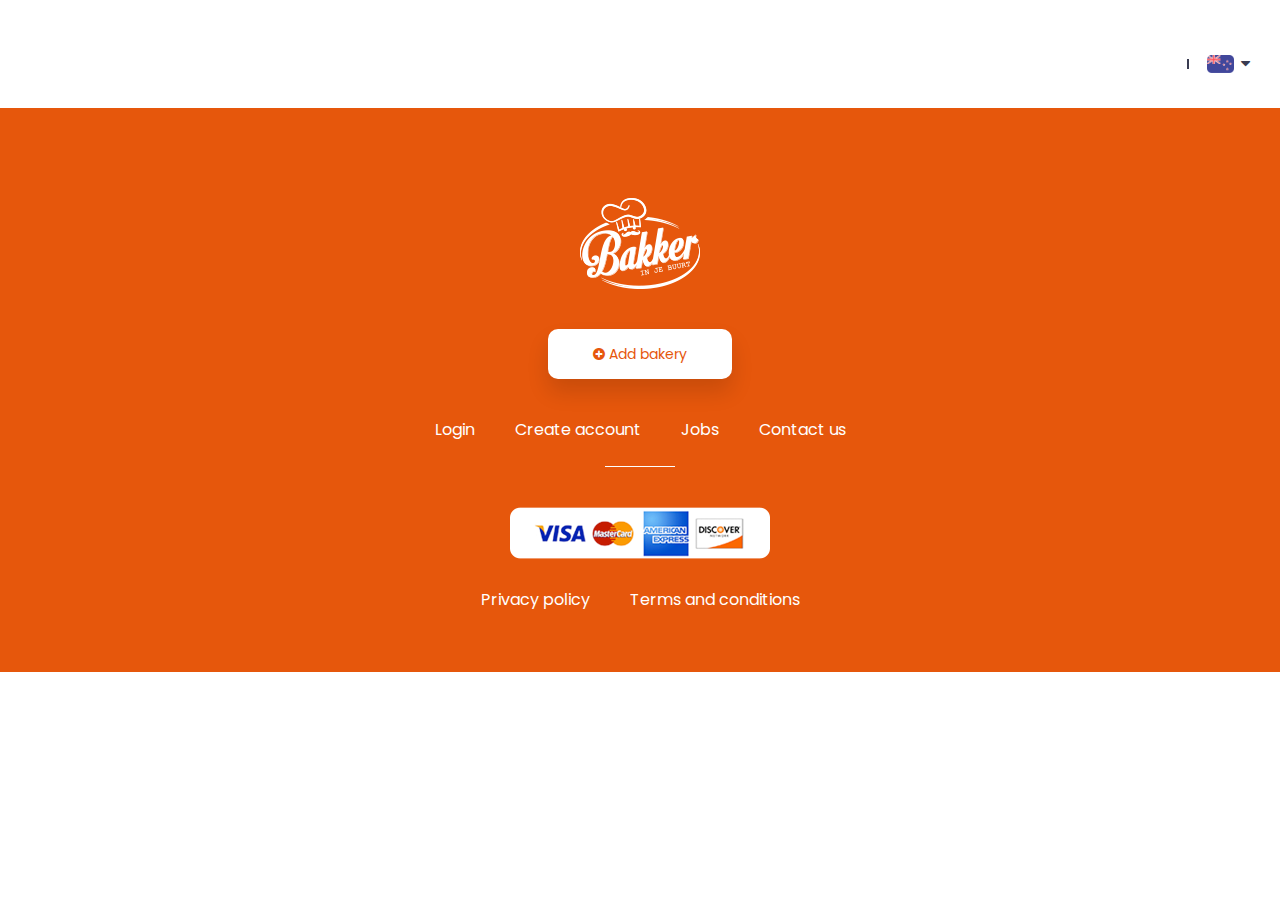
<file: template.html>
<!DOCTYPE html>
<html lang="en">
<head>
  <meta charset="utf-8">
  <meta http-equiv="X-UA-Compatible" content="IE=edge">
  <meta name="viewport" content="width=device-width, initial-scale=1, maximum-scale=1">
  <title>Bakker</title>
  <meta name="description" content="" />
  <meta name="keywords" content="" />

  <!-- font icons css -->
  <link rel="stylesheet" href="css/font-awesome.min.css">

  <!-- scrollbar css -->
  <link rel="stylesheet" href="css/scrollbar.css">

  <!--owlcarousul-->
  <link rel="stylesheet" href="css/owl.carousel.min.css">


  <!-- bootstrap css -->
  <link rel="stylesheet" href="css/bootstrap.css">

  <!-- custom css -->
  <link rel="stylesheet" href="css/style.css">

  <!-- HTML5 shim and Respond.js for IE8 support of HTML5 elements and media queries -->
  <!-- WARNING: Respond.js doesn't work if you view the page via file:// -->
  <!--[if lt IE 9]>
  <script src="https://oss.maxcdn.com/html5shiv/3.7.3/html5shiv.min.js"></script>
  <script src="https://oss.maxcdn.com/respond/1.4.2/respond.min.js"></script>
  <![endif]-->
</head>
<body>

  <header class="header">
    <div class="mytable">
      <div class="logo table-cell va-middle">
        <a href=""><img src="images/bakker_logo.png" alt="Bakker" class="img-responsive" /></a>
      </div>
      <div class="mynav table-cell va-middle">
        <ul class="clearfix select-language pull-right theme-ffffff">
          <li>
            <a href="">
              <img src="images/select-language.png" alt="Select Language" />
              <i class="fa fa-caret-down"></i>
            </a>
          </li>
        </ul>
        <ul class="floated-list navigation-items clearfix pull-right theme-ffffff">
          <li>
            <a href="">Login</a>
          </li>
          <li>
            <a href="">Create account</a>
          </li>
        </ul>
      </div>
    </div>
  </header>
  <main class="main">


  </main>

  <footer class="footer text-center">
    <div class="container">
      <div class="f-content">
        <div class="f-logo">
          <a href=""><img src="images/bakker_logo.png" alt="Bakker" /></a>
        </div>
        <div class="f-bakery-add">
          <a href=""><i class="fa fa-plus-circle"></i> Add bakery</a>
        </div>
        <div class="f-links fl-top">
          <ul class="floated-list clearfix">
            <li><a href="">Login</a></li>
            <li><a href="">Create account</a></li>
            <li><a href="">Jobs</a></li>
            <li><a href="">Contact us</a></li>
          </ul>
        </div>
        <div class="payment-info">
          <img src="images/we-accept.png" alt="We Accept" />
        </div>
        <div class="f-links fl-bottom">
          <ul class="floated-list clearfix">
            <li><a href="">Privacy policy</a></li>
            <li><a href="">Terms and conditions</a></li>
          </ul>
        </div>
      </div>
    </div>
  </footer>

  <!-- js library -->
  <script type="text/javascript" src="js/library.min.js"></script>

  <!-- scrollbar js -->
  <script type="text/javascript" src="js/scrollbar.js"></script>

  <!-- bootstrap js -->
  <script type="text/javascript" src="js/bootstrap.min.js"></script>

  <!--owlcarouse-->
  <script type="text/javascript" src="js/owl.carousel.min.js"></script>

  <!-- Custom Js -->
  <script type="text/javascript" src="js/custom.js"></script>
</body>
</html>
</file>
<file: css/scrollbar.css>
/** initial setup **/
.nano {
  position : relative;
  width    : 100%;
  height   : 100%;
  overflow : hidden;
}
.nano > .nano-content {
  position      : absolute;
  overflow      : scroll;
  overflow-x    : hidden;
  top           : 0;
  right         : 0;
  bottom        : 0;
  left          : 0;
}
.nano > .nano-content:focus {
  outline: none dotted;
}
.nano > .nano-content::-webkit-scrollbar {
  display: none;
}
.has-scrollbar > .nano-content::-webkit-scrollbar {
  display: block;
}
.nano > .nano-pane {
  /*background : rgba(0,0,0,.25);*/
  background-color:#e0e0e0;
  display: none;
  position   : absolute;
  width      : 5px;
  right      : 0;
  top        : 0;
  bottom     : 0;
  visibility : hidden\9; /* Target only IE7 and IE8 with this hack */
  opacity    : 0.75;
  -webkit-transition    : .2s;
  -moz-transition       : .2s;
  -o-transition         : .2s;
  transition            : .2s;
  -moz-border-radius    : 5px;
  -webkit-border-radius : 5px;
  border-radius         : 5px;
}

.nano > .nano-pane > .nano-slider {
  background: #000;
  position              : relative;
  margin                : 0 1px;
  -moz-border-radius    : 3px;
  -webkit-border-radius : 3px;
  border-radius         : 3px;
}
.nano:hover > .nano-pane, .nano-pane.active, .nano-pane.flashed {
  visibility : visible\9; /* Target only IE7 and IE8 with this hack */
  opacity    : 0.99;
}

@media all and (max-width: 767px){
  .nano > .nano-pane{
    width:8px;
  }
}
</file>
<file: css/style.css>
@import url("https://fonts.googleapis.com/css?family=Poppins:300,400,500,600,700,800,900");*,*:before,*:after{margin:0;padding:0;outline:0;border:0}body,html{height:100%}body{background:#fff;color:#666;font-size:14px;font-family:'Poppins', sans-serif;font-weight:400;-moz-font-smoothing:antialiased;-webkit-font-smoothing:antialiased;font-smoothing:antialiased}ul{list-style:none}ul li a{text-decoration:none}ul li a:hover{text-decoration:none}ul.floated-list{margin-bottom:0}ul.floated-list li{float:left;display:block}ul.floated-list li a{display:block}ul.floated-list li ul{margin-bottom:0}ul.floated-list li ul li{float:none}a{color:inherit;-webkit-transition:all .35s ease-out;-o-transition:all .35s ease-out;transition:all .35s ease-out}a:hover{opacity:0.7}button[type="submit"],input[type="submit"]{-webkit-transition:all .35s ease-out;-o-transition:all .35s ease-out;transition:all .35s ease-out}button[type="submit"]:hover,input[type="submit"]:hover{opacity:0.7}img{border:0}h1,h2,h3,h4,h5,h6{color:#222433}h1,h2,h3,h4,h5,h6{font-weight:normal}h1{font-size:26px}h2{font-size:24px}h3{font-size:22px}h4{font-size:20px}h5{font-size:18px}h6{font-size:16px}h1>a,h2>a,h3>a,h4>a,h5>a,h6>a{color:inherit}label{font-weight:normal}.font8px{font-size:8px}.font9px{font-size:9px}.font10px{font-size:10px}.font11px{font-size:11px}.font12px{font-size:12px}.font13px{font-size:13px}.font14px{font-size:14px}.font15px{font-size:15px}.font16px{font-size:16px}.bdrs0{border-radius:0}.bdrs5px{border-radius:5px}.bdrs8px{border-radius:8px}.bdrs10px{border-radius:10px}.icon-text{margin-right:8px}.icon-text.sm{margin-right:4px}.weight-300{font-weight:300}.weight-400{font-weight:400}.weight-500{font-weight:500}.weight-600{font-weight:600}.weight-700{font-weight:700}.weight-800{font-weight:800}.weight-900{font-weight:900}.font-style-italic{font-style:italic}.font-style-normal{font-style:normal}.clear{clear:both}.inline{display:inline}.block{display:block}.inline-block{display:inline-block}.lowercase{text-transform:lowercase}.capitalize{text-transform:capitalize}.uppercase{text-transform:uppercase}.div-center{display:table;margin:0 auto}.fullHeight{height:100%}.mytable{display:table;width:100%;height:100%}.fixed-table-layout{table-layout:fixed}.table-cell{display:table-cell}.va-middle{vertical-align:middle}.va-top{vertical-align:top}.va-bottom{vertical-align:bottom}.static{position:static}.relative{position:relative}.absolute{position:absolute}.fixed{position:fixed}.cover{top:0;right:0;bottom:0;left:0}.circle{border-radius:50%}.m0{margin:0 !important}.mb-0{margin-bottom:0 !important}.mb-10{margin-bottom:10px !important}.mb-20{margin-bottom:20px !important}.mb-30{margin-bottom:30px !important}.mb-40{margin-bottom:40px !important}.mb-50{margin-bottom:50px !important}.mt-0{margin-top:0 !important}.mt-10{margin-top:10px !important}.mt-20{margin-top:20px !important}.mt-30{margin-top:30px !important}.mt-40{margin-top:40px !important}.mt-50{margin-top:50px !important}.my-0{margin-top:0 !important;margin-bottom:0 !important}.my-10{margin-top:10px !important;margin-bottom:10px !important}.my-20{margin-top:20px !important;margin-bottom:20px !important}.my-30{margin-top:30px !important;margin-bottom:30px !important}.my-40{margin-top:40px !important;margin-bottom:40px !important}.my-50{margin-top:50px !important;margin-bottom:50px !important}.pb-0{padding-bottom:0 !important}.pb-10{padding-bottom:10px !important}.pb-20{padding-bottom:20px !important}.pb-30{padding-bottom:30px !important}.pb-40{padding-bottom:40px !important}.pb-50{padding-bottom:50px !important}.pt-0{padding-top:0 !important}.pt-10{padding-top:10px !important}.pt-20{padding-top:20px !important}.pt-30{padding-top:30px !important}.pt-40{padding-top:40px !important}.pt-50{padding-top:50px !important}.py-0{padding-top:0 !important;padding-bottom:0 !important}.py-10{padding-top:10px !important;padding-bottom:10px !important}.py-20{padding-top:20px !important;padding-bottom:20px !important}.py-30{padding-top:30px !important;padding-bottom:30px !important}.py-40{padding-top:40px !important;padding-bottom:40px !important}.py-50{padding-top:50px !important;padding-bottom:50px !important}.fill{background-position:center center;background-repeat:no-repeat;background-size:cover}.col-xs-20,.col-sm-20,.col-md-20,.col-lg-20{position:relative;min-height:1px;padding-right:15px;padding-left:15px}.col-xs-20{width:20%;float:left}@media (min-width: 768px){.col-sm-20{width:20%;float:left}}@media (min-width: 992px){.col-md-20{width:20%;float:left}}@media (min-width: 1200px){.col-lg-20{width:20%;float:left}}.fitVid{position:relative;padding-bottom:56%;height:0}.fitVid iframe{position:absolute;top:0;left:0;width:100%;height:100%}.row60{margin-left:-60px;margin-right:-60px}.row60 .column{padding-left:60px;padding-right:60px}@media (max-width: 1450px){.row60{margin-left:-40px;margin-right:-40px}.row60 .column{padding-left:40px;padding-right:40px}}@media (max-width: 1300px){.row60{margin-left:-15px;margin-right:-15px}.row60 .column{padding-left:15px;padding-right:15px}}.row30{margin-left:-30px;margin-right:-30px}.row30 .column{padding-left:30px;padding-right:30px}.row25{margin-left:-25px;margin-right:-25px}.row25 .column{padding-left:25px;padding-right:25px}.row20{margin-left:-20px;margin-right:-20px}.row20 .column{padding-left:20px;padding-right:20px}.row10{margin-left:-10px;margin-right:-10px}.row10 .column{padding-left:10px;padding-right:10px}.row7{margin-left:-7px;margin-right:-7px}.row7 .column{padding-left:7px;padding-right:7px;margin-bottom:14px}.row5{margin-left:-5px;margin-right:-5px}.row5 .column{padding-left:5px;padding-right:5px}.form-control{box-shadow:inset 0px 1px 3px 0px rgba(0,0,0,0.055);border-width:1px;border-style:solid}.form-control[type="button"],.form-control[type="submit"],.form-control[type="reset"]{-webkit-appearance:none;cursor:pointer}.form-control::-moz-placeholder{color:#c5c5c5;opacity:1}.form-control:-ms-input-placeholder{color:#c5c5c5}.form-control::-webkit-input-placeholder{color:#c5c5c5}.form-control:focus{box-shadow:none;border-color:#e6570c}.top_header .th-content{position:relative;padding:15px 0;background-color:#e6570c;color:#fff;font-size:16px}.top_header .th-content .tc-close{position:absolute;top:0;right:0;bottom:0;text-align:center;background-color:rgba(0,0,0,0.15);width:50px;line-height:50px;-webkit-transition:background-color .35s ease-out;-o-transition:background-color .35s ease-out;transition:background-color .35s ease-out;cursor:pointer}.top_header .th-content .tc-close img{max-width:16px}.top_header .th-content .tc-close:hover{background-color:rgba(0,0,0,0.72)}.header{top:0;right:0;bottom:auto;left:0;z-index:9;padding:20px 30px;-webkit-transition:padding .35s ease-out;-o-transition:padding .35s ease-out;transition:padding .35s ease-out}@media (max-width: 992px){.header{padding-left:15px;padding-right:15px}}.header .logo{width:90px;-webkit-transition:width .35s ease-out;-o-transition:width .35s ease-out;transition:width .35s ease-out}@media (max-width: 767px){.header .logo{width:70px}}.header .etx-links{padding-left:20px}.header .etx-links h3,.header .etx-links p{color:#3a3c51}.header .etx-links h3{font-size:24px;margin:0}.header .etx-links p{margin-bottom:0;margin-top:5px}.header .mynav ul{position:relative;margin-top:20px}.header .mynav ul li{margin-left:30px}.header .mynav ul.select-language,.header .mynav ul.cart-selected{margin-left:20px;margin-bottom:0}.header .mynav ul.select-language:after,.header .mynav ul.cart-selected:after{position:absolute;height:10px;width:2px;background-color:#3a3c51;content:"";top:50%;-webkit-transform:translateY(-50%);-ms-transform:translateY(-50%);-o-transform:translateY(-50%);transform:translateY(-50%);left:0}.header .mynav ul.select-language li,.header .mynav ul.cart-selected li{margin-left:20px}.header .mynav ul.select-language li a,.header .mynav ul.cart-selected li a{display:block;color:#3a3c51;position:relative}.header .mynav ul.select-language li a img,.header .mynav ul.cart-selected li a img{max-height:18px}.header .mynav ul.select-language li a i,.header .mynav ul.cart-selected li a i{font-size:16px;margin-left:3px}.header .mynav ul.select-language li a.cart-icon span.ci-count,.header .mynav ul.cart-selected li a.cart-icon span.ci-count{height:15px;width:15px;display:block;background-color:#e6570c;color:#fff;font-size:10px;position:absolute;top:-7px;right:-7px;z-index:1;border-radius:50%;text-align:center;line-height:16px}.header .mynav ul.select-language li a img{margin-top:-3px}.header .mynav ul.select-language li ul.languages{display:none;position:absolute;z-index:12;top:calc( 100% + 10px);right:-10px;min-width:240px;background-color:#fff}.header .mynav ul.select-language li ul.languages:after{position:absolute;content:"";right:7px;border-bottom:8px solid #fff;border-left:8px solid transparent;border-right:8px solid transparent;top:-7px;z-index:1}.header .mynav ul.select-language li ul.languages li{padding:0;margin-left:0}.header .mynav ul.select-language li ul.languages li a,.header .mynav ul.select-language li ul.languages li button{color:#3a3c51;padding:10px 15px;border-bottom:1px solid rgba(0,0,0,0.15);background-color:transparent;display:block;width:100%;text-align:left}.header .mynav ul.select-language li ul.languages li a img,.header .mynav ul.select-language li ul.languages li button img{margin-right:10px;max-height:18px}.header .mynav ul.select-language li ul.languages li:last-child a,.header .mynav ul.select-language li ul.languages li:last-child button{border-bottom:0}.header .mynav ul.cart-selected{margin-right:7px}.header.sticky{background-color:#e6570c;padding:10px 0;box-shadow:0 0 3px 0 rgba(0,0,0,0.075)}.header.sticky .logo{width:50px}@media (max-width: 767px){.header .container{padding-left:0;padding-right:0}}.header.absolute .etx-links h3,.header.absolute .etx-links p{color:#fff}.header.absolute .mynav ul.select-language:after,.header.absolute .mynav ul.cart-selected:after{background-color:#fff}.header.absolute .mynav ul li a{color:#fff}.header.absolute.vv-light-opac{background-color:rgba(255,255,255,0.95)}.header.absolute.vv-light-opac .etx-links{color:#3a3c51}.header.absolute.vv-light-opac .mynav ul.select-language:after{background-color:#3a3c51}.header.absolute.vv-light-opac .mynav ul li a{color:#3a3c51}.lg-container{padding-left:15px;padding-right:15px;max-width:1380px;margin:0 auto}.section{margin-top:125px;position:relative}@media (max-width: 992px){.section{margin-top:80px !important}}@media (max-width: 767px){.section{margin-top:50px !important}}.section .sec-title{position:relative;max-width:360px;margin-left:auto;margin-right:auto;margin-bottom:25px}.section .sec-title h2{margin-top:0;font-size:30px;font-weight:600;padding-bottom:20px;margin-bottom:0}.section .sec-title h2:after{position:absolute;content:"";bottom:0;left:0;height:1px;width:70px;background-color:#e6570c;left:50%;-webkit-transform:translateX(-50%);-ms-transform:translateX(-50%);-o-transform:translateX(-50%);transform:translateX(-50%)}@media (max-width: 767px){.section .sec-title h2{font-size:23px}}.section .sec-desc{max-width:700px;margin-left:auto;margin-right:auto;margin-bottom:50px}.banner{height:calc(100vh - 30px);position:relative;background-position:top center}@media (max-width: 992px){.banner{height:80vh}}.banner .b-overlay{z-index:1}.banner .b-content{z-index:2}.banner .b-content .bc-caption{max-width:570px}.banner .b-content .bc-caption .bcc-title{margin-bottom:30px}.banner .b-content .bc-caption .bcc-title h1{margin-top:0;font-size:60px;color:#fff;font-weight:700}@media (max-width: 767px){.banner .b-content .bc-caption .bcc-title{margin-bottom:20px}.banner .b-content .bc-caption .bcc-title h1{font-size:34px;margin-bottom:0}}.banner .b-content .bc-caption .bcc-desc{font-size:18px;color:#fff;margin-bottom:40px}.banner .b-content .bc-caption .bcc-search{position:relative}.banner .b-content .bc-caption .bcc-search input{height:80px;border-color:#e6e6e6;border-radius:7px;background-color:#fff;box-shadow:0px 10px 21px 0px rgba(0,0,0,0.06);font-size:18px;font-weight:500;padding-left:55px;padding-right:130px}@media (max-width: 767px){.banner .b-content .bc-caption .bcc-search input{height:60px}}.banner .b-content .bc-caption .bcc-search:after{position:absolute;content:"\f002";top:50%;-webkit-transform:translateY(-50%);-ms-transform:translateY(-50%);-o-transform:translateY(-50%);transform:translateY(-50%);z-index:1;left:25px;font-family:'FontAwesome';font-size:18px;color:#e6570c}.banner .b-content .bc-caption .bcc-search button[type="submit"],.banner .b-content .bc-caption .bcc-search input[type="submit"]{height:70%;position:absolute;right:15px;background-color:#e6570c;color:#fff;border-radius:7px;top:50%;-webkit-transform:translateY(-50%);-ms-transform:translateY(-50%);-o-transform:translateY(-50%);transform:translateY(-50%);padding-left:30px;padding-right:30px}@media (max-height: 900px){.banner .b-content .be-img img{max-height:600px;margin-top:15vh}}.banner .arrow-down{position:absolute;bottom:0;left:50%;-webkit-transform:translate(-50%, 50%);-ms-transform:translate(-50%, 50%);-o-transform:translate(-50%, 50%);transform:translate(-50%, 50%);z-index:2}.banner .arrow-down a{height:50px;width:50px;background-color:#fff;border-radius:50%;display:block;opacity:1;box-shadow:0 1px 3px 1px rgba(0,0,0,0.075)}.banner .arrow-down a i{font-size:18px;position:absolute;top:50%;left:50%;color:#e6570c;-webkit-transform:translate(-50%, -50%);-ms-transform:translate(-50%, -50%);-o-transform:translate(-50%, -50%);transform:translate(-50%, -50%)}.banner.page-banner{height:550px}@media (max-width: 767px){.banner.page-banner{height:340px}}.banner.page-banner .bc-caption{margin:-80px auto 0}@media (max-width: 767px){.banner.page-banner .bc-caption{margin-top:-40px}}.banner.page-banner .bp-content{padding-bottom:20px}.banner.page-banner .bp-content .bp-logo{width:120px}.banner.page-banner .bp-content .bp-logo img{max-width:100%}@media (max-width: 767px){.banner.page-banner .bp-content .bp-logo{width:80px}}.banner.page-banner .bp-content .bp-detail{padding-left:20px}.banner.page-banner .bp-content .bp-detail h1,.banner.page-banner .bp-content .bp-detail p{color:#fff}.banner.page-banner .bp-content .bp-detail h1{font-size:36px;font-weight:600;margin-top:0;margin-bottom:7px}.banner.page-banner .bp-content .bp-detail p{font-size:16px;font-weight:500;margin-bottom:0}@media (max-width: 767px){.banner.page-banner .bp-content .bp-detail h1{font-size:24px}.banner.page-banner .bp-content .bp-detail p{font-size:14px}}.section-easyness .se-content .se-listings .se-item{position:relative;padding:70px 15px;border-radius:7px;background-color:#fff;box-shadow:0px 0px 23px 0px rgba(0,0,0,0.11)}.section-easyness .se-content .se-listings .se-item:after{position:absolute;content:"\f054";top:50%;right:-72px;color:#7cbe31;font-size:30px;font-family:'FontAwesome';-webkit-transform:translateY(-50%);-ms-transform:translateY(-50%);-o-transform:translateY(-50%);transform:translateY(-50%)}@media (max-width: 1450px){.section-easyness .se-content .se-listings .se-item:after{right:-51px}}@media (max-width: 1300px){.section-easyness .se-content .se-listings .se-item:after{display:none}}@media (max-width: 767px){.section-easyness .se-content .se-listings .se-item{padding-top:40px;padding-bottom:40px}}.section-easyness .se-content .se-listings .se-item .sei-img img{max-height:133px}.section-easyness .se-content .se-listings .se-item .sei-title{margin:25px 0 20px}.section-easyness .se-content .se-listings .se-item .sei-title h3{font-size:18px;color:#1d1d1d;font-weight:500}.section-easyness .se-content .se-listings .se-item .sei-desc{font-size:16px}@media (max-width: 1199px){.section-easyness .se-content .se-listings .se-item .sei-desc{font-size:13px}}.section-easyness .se-content .se-listings .row .col-md-4:last-child .se-item:after{display:none}@media (max-width: 767px){.section-easyness .se-content .se-listings .se-item{margin-bottom:15px}.section-easyness .se-content .se-listings .row .col-md-4:last-child{margin-bottom:0}}.recent-bakeries .owl-latest-listings{padding-top:65px}@media (max-width: 767px){.recent-bakeries{padding-top:0}.recent-bakeries .owl-latest-listings{padding-top:0}}.recent-bakeries .owl-dots{display:table;margin:20px auto 0}@media (max-width: 767px){.recent-bakeries .owl-dots{margin-bottom:0}}.recent-bakeries .owl-dots button{display:inline-block;vertical-align:middle;cursor:pointer;height:9px !important;width:9px !important;border:1px solid #e6570c;border-radius:50%;margin-left:5px;margin-right:5px}.recent-bakeries .owl-dots button.active{height:13px !important;width:13px !important;background-color:#e6570c}.listings .l-img{margin-bottom:20px}.listings .l-img img{border-radius:5px}.listings .l-title{margin-bottom:30px}.listings .l-title h3{font-size:14px;margin:0;font-weight:500}.lg-img-text-section .ltlir-text .lt-absolute{z-index:1}@media (max-width: 992px){.lg-img-text-section .ltlir-text .lt-absolute{position:static}.lg-img-text-section .ltlir-text .lt-absolute .col-md-6{padding:0}}.lg-img-text-section .ltlir-text .lt-content{background-color:#fff;padding:70px 150px 100px 80px;border-radius:7px;box-shadow:0px 0px 59px 0px rgba(0,0,0,0.11);width:750px}@media (max-width: 1600px){.lg-img-text-section .ltlir-text .lt-content{width:auto;padding-right:100px;padding-left:50px}}@media (max-width: 1199px){.lg-img-text-section .ltlir-text .lt-content{width:auto;padding:40px}}@media (max-width: 992px){.lg-img-text-section .ltlir-text .lt-content{box-shadow:none;border-radius:0}}.lg-img-text-section .ltlir-text .lt-content .ltc-title h3{margin-top:0;font-weight:600;padding-bottom:20px;position:relative;margin-bottom:25px;line-height:1.4;font-size:30px}@media (max-width: 1199px){.lg-img-text-section .ltlir-text .lt-content .ltc-title h3{font-size:24px}}.lg-img-text-section .ltlir-text .lt-content .ltc-title h3:after{position:absolute;content:"";bottom:-1px;left:0;height:1px;width:70px;background-color:#e6570c}.lg-img-text-section .ltlir-text .lt-content .ltc-desc{font-size:18px;margin-top:30px}@media (max-width: 1199px){.lg-img-text-section .ltlir-text .lt-content .ltc-desc{font-size:14px;margin-top:20px}}.lg-img-text-section .ltlir-text .lt-content .ltc-desc p{margin-bottom:0}.lg-img-text-section .ltlir-text .lt-content .sc-apps{margin-top:40px}@media (max-width: 1199px){.lg-img-text-section .ltlir-text .lt-content .sc-apps{margin-top:30px}}.lg-img-text-section .ltlir-text .lt-content .sc-apps ul li{margin-right:40px;min-width:80px;text-align:center}.lg-img-text-section .ltlir-text .lt-content .sc-apps ul li a{display:block;opacity:1}.lg-img-text-section .ltlir-text .lt-content .sc-apps ul li a span{display:block}.lg-img-text-section .ltlir-text .lt-content .sc-apps ul li a span.svg-plus-icon{position:relative}.lg-img-text-section .ltlir-text .lt-content .sc-apps ul li a span.svg-plus-icon svg path{fill:#fff;-webkit-transition:all .5s ease-out;-o-transition:all .5s ease-out;transition:all .5s ease-out}.lg-img-text-section .ltlir-text .lt-content .sc-apps ul li a span.svg-plus-icon .sca-icon{position:absolute;top:0;right:0;bottom:0;left:0;text-align:center;z-index:1}.lg-img-text-section .ltlir-text .lt-content .sc-apps ul li a span.svg-plus-icon .sca-icon i{position:absolute;top:50%;left:calc( 50% + 2px);-webkit-transform:translate(-50%, -50%);-ms-transform:translate(-50%, -50%);-o-transform:translate(-50%, -50%);transform:translate(-50%, -50%);color:#e6570c;font-size:30px;z-index:2}.lg-img-text-section .ltlir-text .lt-content .sc-apps ul li a span.sca-text{font-size:16px;margin-top:8px;-webkit-transition:color .5s ease-out;-o-transition:color .5s ease-out;transition:color .5s ease-out}@media (max-width: 1199px){.lg-img-text-section .ltlir-text .lt-content .sc-apps ul li a span.sca-text{font-size:13px}}.lg-img-text-section .ltlir-text .lt-content .sc-apps ul li a:hover span.svg-plus-icon svg path{fill:#e6570c}.lg-img-text-section .ltlir-text .lt-content .sc-apps ul li a:hover span.svg-plus-icon .sca-icon i{color:#fff}.lg-img-text-section .ltlir-text .lt-content .sc-apps ul li a:hover .sca-text{color:#e6570c}.lg-img-text-section .ltlir-text .lt-content .ltc-cta{margin-top:40px}.lg-img-text-section .ltlir-text .lt-content .ltc-cta a{display:inline-block;padding:15px 45px;color:#fff;border-radius:10px;background-color:#e6570c;box-shadow:0px 13px 21px 0px rgba(7,7,7,0.13)}.lg-img-text-section .ltlir-img img{border-radius:7px}.lg-img-text-section.lits-left{padding:90px 0;background-color:#f1f1f1}.lg-img-text-section.lits-left .lt-img .li-figure{height:600px}@media (max-width: 1199px){.lg-img-text-section.lits-left .lt-img .li-figure{height:450px}}.lg-img-text-section.lits-right{padding-top:90px;padding-bottom:125px;background-color:#f1f1f1}.lg-img-text-section.lits-right .lt-img .li-figure{height:700px}@media (max-width: 1199px){.lg-img-text-section.lits-right .lt-img .li-figure{height:450px}}@media (max-width: 767px){.lg-img-text-section.lits-left,.lg-img-text-section.lits-right{padding:50px 0 !important}.lg-img-text-section.lits-left .lt-img .li-figure,.lg-img-text-section.lits-right .lt-img .li-figure{height:280px}}.about-store{padding-top:25px}.about-store .as-detail{border-bottom:1px solid #e6e6e6}.about-store .as-detail .asd-title-back{margin-bottom:25px}.about-store .as-detail .asd-title-back h3{float:left;margin:0;font-size:24px;font-weight:500}.about-store .as-detail .asd-title-back a{float:right;display:block;color:#e6570c}.about-store .as-detail p{margin-bottom:30px}.store-p-listings .sfext-options{margin-top:25px;margin-bottom:15px}.store-p-listings .sfext-options .so-add-bakker{color:#e6570c}.store-p-listings .row.single-line-item .col-lg-4{width:100%}.store-p-listings .row.single-line-item .col-lg-4 .pl-item{margin-bottom:15px;padding-bottom:15px;border-bottom:1px solid #f0f0f0}.store-p-listings .row.single-line-item .col-lg-4 .pl-item .availability{display:none}.store-p-listings .row.single-line-item .col-lg-4 .pl-item .row{margin-left:-15px;margin-right:-15px;display:flex;align-items:center}.store-p-listings .row.single-line-item .col-lg-4 .pl-item .wrapped-detail .pi-title h3{max-width:90%;margin-top:0;margin-bottom:7px}.store-p-listings .row.single-line-item .col-lg-4 .pl-item .wrapped-detail .pi-desc{margin-bottom:7px;min-height:auto}.store-p-listings .row.single-line-item .col-lg-4 .pl-item .wrapped-detail .pi-desc p.empty{display:none}.store-p-listings .row.single-line-item .col-lg-4 .pl-item .wrapped-detail .pi-icons ul li img{max-width:20px}.store-p-listings .row.single-line-item .col-lg-4 .pl-item .pi-price-cart span.pp-old.empty{display:none}.store-p-listings .row.single-line-item .col-lg-4:last-child .pl-item{border-bottom:0;margin-bottom:50px}.store-p-listings aside .radio-inline+.radio-inline,.store-p-listings aside .checkbox-inline+.checkbox-inline{margin-left:15px}.store-p-listings aside .allergen-listings{margin-bottom:10px}.store-p-listings aside .allergen-listings ul{margin-left:-3px;margin-right:-3px}.store-p-listings aside .allergen-listings ul li{padding-left:3px;padding-right:3px;width:14.28%;margin-top:15px}.store-p-listings aside .allergen-listings ul li span{display:block;position:relative;margin-left:auto;margin-right:auto;opacity:0.5;-webkit-transition:opacity .25s ease-out;-o-transition:opacity .25s ease-out;transition:opacity .25s ease-out}.store-p-listings aside .allergen-listings ul li span input[type=checkbox]{position:absolute;top:0;right:0;bottom:0;left:0;margin:0;height:100%;width:100%;opacity:0;cursor:pointer}.store-p-listings aside .allergen-listings ul li span.checked{opacity:1}.store-p-listings aside .check-options .table-cell:first-child{width:90px}.store-p-listings aside .check-options .table-cell:nth-child(2){width:70px}.store-p-listings aside .spl-filter{padding:20px;margin-bottom:30px;border:1px solid #ebebeb;border-radius:5px}.store-p-listings aside .spl-filter h3{margin-top:0;margin-bottom:30px;font-size:16px;font-weight:500;color:#222222}.store-p-listings aside .spl-filter span.selector{color:#222222;margin-bottom:15px;display:block;font-size:16px}.store-p-listings aside .spl-filter span.add-note{font-size:12px;display:block;margin-bottom:10px}.store-p-listings aside .spl-filter ul li a{font-size:16px;display:block;opacity:1;position:relative}.store-p-listings aside .spl-filter ul.sf-options>li>a{color:#222222;font-size:16px;margin-bottom:15px;-webkit-transition:all .35s ease-out;-o-transition:all .35s ease-out;transition:all .35s ease-out}.store-p-listings aside .spl-filter ul.sf-options>li>a i{position:absolute;right:0;top:3px;-webkit-transition:all .5s ease-out;-o-transition:all .5s ease-out;transition:all .5s ease-out}.store-p-listings aside .spl-filter ul.sf-options>li>ul{padding-left:20px;margin-bottom:15px}.store-p-listings aside .spl-filter ul.sf-options>li>ul li a{margin-bottom:7px;font-size:15px}.store-p-listings aside .spl-filter ul.sf-options>li>ul li:last-child a{margin-bottom:0}.store-p-listings aside .spl-filter ul.sf-options>li>ul li:hover>a,.store-p-listings aside .spl-filter ul.sf-options>li>ul li.active>a{color:#e6570c}.store-p-listings aside .spl-filter ul.sf-options>li.filter-open>a i{-webkit-transform:rotate(180deg);-ms-transform:rotate(180deg);-o-transform:rotate(180deg);transform:rotate(180deg)}.store-p-listings aside .spl-filter.sort-by .radio-inline{display:block;margin-left:0}.store-p-listings aside .spl-filter.sort-by .checkbox-inline input[type="checkbox"]{margin-top:0;top:50%;-webkit-transform:translateY(-50%);-ms-transform:translateY(-50%);-o-transform:translateY(-50%);transform:translateY(-50%)}.store-p-listings aside .spl-filter.sort-by .bootstrap-select{width:100%;height:44px}.store-p-listings aside .spl-filter.sort-by .bootstrap-select select{top:0;right:0;bottom:0;left:0;width:100% !important}.store-p-listings aside .spl-filter.sort-by .bootstrap-select select+.dropdown-toggle{height:44px;background-color:#fff !important;border:1px solid #e6e6e6;box-shadow:none !important;padding-left:20px;-webkit-transition:border-color .35s ease-out;-o-transition:border-color .35s ease-out;transition:border-color .35s ease-out;outline:none !important}.store-p-listings aside .spl-filter.sort-by .bootstrap-select select+.dropdown-toggle .filter-option{top:50%;-webkit-transform:translateY(-50%);-ms-transform:translateY(-50%);-o-transform:translateY(-50%);transform:translateY(-50%);height:auto;left:0;font-size:14px;color:#666}.store-p-listings aside .spl-filter.sort-by .bootstrap-select select+.dropdown-toggle .bs-caret{right:20px;left:auto;font-size:16px;position:absolute;top:50%;-webkit-transform:translateY(-50%);-ms-transform:translateY(-50%);-o-transform:translateY(-50%);transform:translateY(-50%)}.store-p-listings aside .spl-filter.sort-by .bootstrap-select select+.dropdown-toggle .bs-caret .caret{position:static;border:0;margin:0;width:auto;height:auto}.store-p-listings aside .spl-filter.sort-by .bootstrap-select select+.dropdown-toggle .bs-caret .caret:after{font-family:'FontAwesome';content:"\f107";font-size:16px;color:#3f3f3f}.store-p-listings aside .spl-filter.sort-by .bootstrap-select select+.dropdown-toggle:hover{border-color:#e6570c}.store-p-listings aside .spl-filter.sort-by .bootstrap-select.open .dropdown-toggle{border-color:#e6570c}.store-p-listings aside .spl-filter.sort-by .dropdown-menu{box-shadow:0 0 3px 0 rgba(0,0,0,0.15) !important}.store-p-listings aside .spl-filter.sort-by .dropdown-menu.inner,.store-p-listings aside .spl-filter.sort-by .dropdown-menu.dropdown-menu-right{padding:8px 0;margin-bottom:0}.store-p-listings aside .spl-filter.sort-by .dropdown-menu.inner li,.store-p-listings aside .spl-filter.sort-by .dropdown-menu.dropdown-menu-right li{display:block;padding:5px 0}.store-p-listings aside .spl-filter.sort-by .dropdown-menu.inner li:first-child,.store-p-listings aside .spl-filter.sort-by .dropdown-menu.dropdown-menu-right li:first-child{display:none}.store-p-listings aside .spl-filter.sort-by .dropdown-menu.inner li a,.store-p-listings aside .spl-filter.sort-by .dropdown-menu.dropdown-menu-right li a{display:block;padding:0 15px;font-size:14px}.store-p-listings aside .spl-filter.sort-by .dropdown-menu.inner li:hover a,.store-p-listings aside .spl-filter.sort-by .dropdown-menu.dropdown-menu-right li:hover a{color:#e6570c}.store-p-listings .sftitle-search-sortings{border-bottom:1px solid #e6e6e6;margin-bottom:30px;padding-bottom:20px}@media (max-width: 767px){.store-p-listings .sftitle-search-sortings{padding-bottom:30px}}.store-p-listings .sftitle-search-sortings .sf-title h2{font-weight:500;margin-top:10px}.store-p-listings .sftitle-search-sortings .sf-title .result-stats{margin-bottom:20px;display:block;font-size:16px}.store-p-listings .sftitle-search-sortings .sf-title a.bt-list{padding:12px 20px;display:inline-block;border-radius:5px;background-color:#e6e6e6;font-size:12px;color:#222}@media (max-width: 767px){.store-p-listings .sftitle-search-sortings .sf-title h2{font-size:18px}.store-p-listings .sftitle-search-sortings .sf-title .result-stats{font-size:14px;margin-bottom:30px}}.store-p-listings .sftitle-search-sortings .search-sortings .ss-content{float:right}.store-p-listings .sftitle-search-sortings .search-sortings .ss-content .sc-search{position:relative}.store-p-listings .sftitle-search-sortings .search-sortings .ss-content .sc-search input,.store-p-listings .sftitle-search-sortings .search-sortings .ss-content .sc-search select{border:1px solid #e6e6e6;border-radius:5px;width:270px;padding:11px 12px 11px 30px;color:#222222}@media (max-width: 1199px){.store-p-listings .sftitle-search-sortings .search-sortings .ss-content .sc-search input,.store-p-listings .sftitle-search-sortings .search-sortings .ss-content .sc-search select{width:220px}}@media (max-width: 992px){.store-p-listings .sftitle-search-sortings .search-sortings .ss-content .sc-search input,.store-p-listings .sftitle-search-sortings .search-sortings .ss-content .sc-search select{width:100%}}.store-p-listings .sftitle-search-sortings .search-sortings .ss-content .sc-search span.ss-icon{position:absolute;top:50%;left:10px;-webkit-transform:translateY(-50%);-ms-transform:translateY(-50%);-o-transform:translateY(-50%);transform:translateY(-50%);z-index:1;color:#e6570c}.store-p-listings .sftitle-search-sortings .search-sortings .ss-content .sc-grid-view-option{margin-left:10px}@media (max-width: 1199px){.store-p-listings .sftitle-search-sortings .search-sortings .ss-content .sc-grid-view-option{display:none}}.store-p-listings .sftitle-search-sortings .search-sortings .ss-content .sc-grid-view-option .sg-grid{float:left;margin-left:20px}.store-p-listings .sftitle-search-sortings .search-sortings .ss-content .sc-grid-view-option .sg-grid a{display:block;opacity:1}.store-p-listings .sftitle-search-sortings .search-sortings .ss-content .sc-grid-view-option .sg-grid a i{font-size:20px;color:#dadada;-webkit-transition:color .35s ease-out;-o-transition:color .35s ease-out;transition:color .35s ease-out}.store-p-listings .sftitle-search-sortings .search-sortings .ss-content .sc-grid-view-option .sg-grid.active i,.store-p-listings .sftitle-search-sortings .search-sortings .ss-content .sc-grid-view-option .sg-grid:hover i{color:#e6570c}.store-p-listings .sftitle-search-sortings .search-sortings .ss-content .sc-grid-view-option .sg-grid.active a{pointer-events:none}.store-p-listings .sftitle-search-sortings .search-sortings.sort-filters .ss-content{margin-top:0}.store-p-listings .sftitle-search-sortings .search-sortings.sort-filters .ss-content .sc-sort .bootstrap-select{width:160px;height:44px}.store-p-listings .sftitle-search-sortings .search-sortings.sort-filters .ss-content .sc-sort .bootstrap-select select{top:0;right:0;bottom:0;left:0;width:100% !important}.store-p-listings .sftitle-search-sortings .search-sortings.sort-filters .ss-content .sc-sort .bootstrap-select select+.dropdown-toggle{height:44px;background-color:#fff !important;border:1px solid #e6e6e6;box-shadow:none !important;padding-left:20px;-webkit-transition:border-color .35s ease-out;-o-transition:border-color .35s ease-out;transition:border-color .35s ease-out;outline:none !important}.store-p-listings .sftitle-search-sortings .search-sortings.sort-filters .ss-content .sc-sort .bootstrap-select select+.dropdown-toggle .filter-option{top:50%;-webkit-transform:translateY(-50%);-ms-transform:translateY(-50%);-o-transform:translateY(-50%);transform:translateY(-50%);height:auto;left:0;font-size:16px;color:#666}.store-p-listings .sftitle-search-sortings .search-sortings.sort-filters .ss-content .sc-sort .bootstrap-select select+.dropdown-toggle .bs-caret{right:20px;left:auto;font-size:16px;position:absolute;top:50%;-webkit-transform:translateY(-50%);-ms-transform:translateY(-50%);-o-transform:translateY(-50%);transform:translateY(-50%)}.store-p-listings .sftitle-search-sortings .search-sortings.sort-filters .ss-content .sc-sort .bootstrap-select select+.dropdown-toggle .bs-caret .caret{position:static;border:0;margin:0;width:auto;height:auto}.store-p-listings .sftitle-search-sortings .search-sortings.sort-filters .ss-content .sc-sort .bootstrap-select select+.dropdown-toggle .bs-caret .caret:after{font-family:'FontAwesome';content:"\f107";font-size:16px;color:#3f3f3f}.store-p-listings .sftitle-search-sortings .search-sortings.sort-filters .ss-content .sc-sort .bootstrap-select select+.dropdown-toggle:hover{border-color:#e6570c}.store-p-listings .sftitle-search-sortings .search-sortings.sort-filters .ss-content .sc-sort .bootstrap-select.open .dropdown-toggle{border-color:#e6570c}.store-p-listings .sftitle-search-sortings .search-sortings.sort-filters .ss-content .sc-filter .dropdown{margin-left:20px;width:120px}.store-p-listings .sftitle-search-sortings .search-sortings.sort-filters .ss-content .sc-filter .dropdown button{background-color:#fff;width:100%;height:44px;border:1px solid #e6e6e6;font-size:16px;color:#666;-webkit-transition:border-color .35s ease-out;-o-transition:border-color .35s ease-out;transition:border-color .35s ease-out;outline:none !important;box-shadow:none !important}.store-p-listings .sftitle-search-sortings .search-sortings.sort-filters .ss-content .sc-filter .dropdown button:hover{border-color:#e6570c}.store-p-listings .sftitle-search-sortings .search-sortings.sort-filters .ss-content .sc-filter .dropdown.open button{border-color:#e6570c}.store-p-listings .sftitle-search-sortings .search-sortings.sort-filters .ss-content .dropdown-menu{box-shadow:0 0 3px 0 rgba(0,0,0,0.15) !important}.store-p-listings .sftitle-search-sortings .search-sortings.sort-filters .ss-content .dropdown-menu.inner,.store-p-listings .sftitle-search-sortings .search-sortings.sort-filters .ss-content .dropdown-menu.dropdown-menu-right{padding:8px 0;margin-bottom:0}.store-p-listings .sftitle-search-sortings .search-sortings.sort-filters .ss-content .dropdown-menu.inner li,.store-p-listings .sftitle-search-sortings .search-sortings.sort-filters .ss-content .dropdown-menu.dropdown-menu-right li{display:block;padding:5px 0}.store-p-listings .sftitle-search-sortings .search-sortings.sort-filters .ss-content .dropdown-menu.inner li a,.store-p-listings .sftitle-search-sortings .search-sortings.sort-filters .ss-content .dropdown-menu.dropdown-menu-right li a{display:block;padding:0 15px}.store-p-listings .sftitle-search-sortings .search-sortings.sort-filters .ss-content .dropdown-menu.inner li:hover a,.store-p-listings .sftitle-search-sortings .search-sortings.sort-filters .ss-content .dropdown-menu.dropdown-menu-right li:hover a{color:#e6570c}@media (max-width: 767px){.store-p-listings .sftitle-search-sortings .search-sortings.sort-filters .ss-content{margin-left:-5px;margin-right:-5px}.store-p-listings .sftitle-search-sortings .search-sortings.sort-filters .ss-content .sc-sort,.store-p-listings .sftitle-search-sortings .search-sortings.sort-filters .ss-content .sc-filter{width:50%;padding:0 5px}.store-p-listings .sftitle-search-sortings .search-sortings.sort-filters .ss-content .sc-sort .dropdown,.store-p-listings .sftitle-search-sortings .search-sortings.sort-filters .ss-content .sc-filter .dropdown{width:100%}.store-p-listings .sftitle-search-sortings .search-sortings.sort-filters .ss-content .sc-filter .dropdown{margin-left:0}}@media (max-width: 992px){.store-p-listings .sftitle-search-sortings>.mytable.fixed-table-layout{table-layout:auto}.store-p-listings .sftitle-search-sortings>.mytable.fixed-table-layout>.table-cell{display:block}.store-p-listings .sftitle-search-sortings .ss-content{float:none !important}}.store-p-listings .sftitle-search-sortings.sss-search{border-bottom:0}.store-p-listings .sftitle-search-sortings.sss-search .sf-title h2{margin:0;font-size:32px}.store-p-listings .p-listings .pl-item{margin-bottom:50px}.store-p-listings .p-listings .pl-item .row{margin:0}.store-p-listings .p-listings .pl-item .pi-img{position:relative}.store-p-listings .p-listings .pl-item .pi-img .availability{position:absolute;top:10px;right:10px;bottom:auto;left:10px;z-index:1;text-align:left}.store-p-listings .p-listings .pl-item .pi-img .availability span{display:inline-block;background-color:#10d91a;font-size:10px;color:#fff;font-weight:500;padding:3px 13px;border-radius:5px}.store-p-listings .p-listings .pl-item .pi-img .availability.right-aligned{text-align:right}.store-p-listings .p-listings .pl-item .pi-img img{border:1px solid #e6e6e6;border-radius:5px;-webkit-transition:border-color .35s ease-out;-o-transition:border-color .35s ease-out;transition:border-color .35s ease-out}.store-p-listings .p-listings .pl-item .pi-img img:hover{border-color:#e6570c}.store-p-listings .p-listings .pl-item .pi-title h3{font-size:18px;font-weight:500;line-height:1.3;white-space:nowrap;text-overflow:ellipsis;overflow:hidden;max-width:230px}.store-p-listings .p-listings .pl-item .pi-desc{margin-bottom:20px;min-height:40px}.store-p-listings .p-listings .pl-item .pi-desc p{margin-bottom:0}.store-p-listings .p-listings .pl-item .pi-desc span{display:block}.store-p-listings .p-listings .pl-item .pi-desc span i{margin-right:5px}.store-p-listings .p-listings .pl-item .pi-desc span.openings i{color:#10d91a}.store-p-listings .p-listings .pl-item .pi-desc span.locate i{color:#e6570c}.store-p-listings .p-listings .pl-item .pi-icons{margin:0 0 6px}.store-p-listings .p-listings .pl-item .pi-icons ul{margin:0 -1px}.store-p-listings .p-listings .pl-item .pi-icons ul li{float:left;padding:0 1px}.store-p-listings .p-listings .pl-item .pi-icons ul li img{width:25px}.store-p-listings .p-listings .pl-item .pi-price-cart .pp-old{font-size:14px;text-decoration:line-through;color:#222222;display:block;margin-bottom:-10px;min-height:22px}.store-p-listings .p-listings .pl-item .pi-price-cart .pi-price .pp-pricing .pp-new{font-size:18px;font-weight:500;color:#222222;display:block}.store-p-listings .p-listings .pl-item .pi-price-cart .pi-in-dc-cart .pidc-content .pi-in-dc .pi-btn{float:left;margin-right:6px}.store-p-listings .p-listings .pl-item .pi-price-cart .pi-in-dc-cart .pidc-content .pi-in-dc .pi-btn button,.store-p-listings .p-listings .pl-item .pi-price-cart .pi-in-dc-cart .pidc-content .pi-in-dc .pi-btn input{height:24px;width:24px;border:1px solid #e6e6e6;border-radius:5px;text-align:center;-webkit-transition:all .35s ease-out;-o-transition:all .35s ease-out;transition:all .35s ease-out;background-color:transparent}.store-p-listings .p-listings .pl-item .pi-price-cart .pi-in-dc-cart .pidc-content .pi-in-dc .pi-btn.pi-dc button:hover,.store-p-listings .p-listings .pl-item .pi-price-cart .pi-in-dc-cart .pidc-content .pi-in-dc .pi-btn.pi-in button:hover{border-color:#e6570c;color:#fff;background-color:#e6570c}.store-p-listings .p-listings .pl-item .pi-price-cart .pi-in-dc-cart .pidc-content .pi-in-dc .pi-btn.pi-count input:focus{border-color:#e6570c}.store-p-listings .p-listings .pl-item .pi-price-cart .pi-in-dc-cart .pidc-content .pi-cart{position:relative}.store-p-listings .p-listings .pl-item .pi-price-cart .pi-in-dc-cart .pidc-content .pi-cart button{font-size:12px;color:#fff;background-color:#e6570c;border-radius:5px;padding:10px 12px;display:inline-block;border:0;border:1px solid #e6570c;width:96px;overflow:hidden}.store-p-listings .p-listings .pl-item .pi-price-cart .pi-in-dc-cart .pidc-content .pi-cart:before,.store-p-listings .p-listings .pl-item .pi-price-cart .pi-in-dc-cart .pidc-content .pi-cart:after{position:absolute}.store-p-listings .p-listings .pl-item .pi-price-cart .pi-in-dc-cart .pidc-content .pi-cart:before{content:"\f00c";font-family:'FontAwesome';top:50%;left:50%;-webkit-transform:translate(-50%, -50%);-ms-transform:translate(-50%, -50%);-o-transform:translate(-50%, -50%);transform:translate(-50%, -50%);color:#fff;opacity:0;visibility:hidden;-webkit-transition:all .5s ease-out;-o-transition:all .5s ease-out;transition:all .5s ease-out;z-index:-1}.store-p-listings .p-listings .pl-item .pi-price-cart .pi-in-dc-cart .pidc-content .pi-cart:after{content:"";z-index:2;top:0;right:0;bottom:0;left:0;display:none}.store-p-listings .p-listings .pl-item .pi-price-cart .pi-in-dc-cart .pidc-content .pi-cart.added-to-cart:before{opacity:1;visibility:visible;z-index:3}.store-p-listings .p-listings .pl-item .pi-price-cart .pi-in-dc-cart .pidc-content .pi-cart.added-to-cart:after{border-radius:5px;display:block;background-color:#e6570c}.store-p-listings .p-listings .pl-item .pi-price-cart.ppc-pid .pi-in-dc-cart .pidc-content .pi-in-dc .pi-btn button,.store-p-listings .p-listings .pl-item .pi-price-cart.ppc-pid .pi-in-dc-cart .pidc-content .pi-in-dc .pi-btn input{width:30px;height:30px}@media (max-width: 767px){.store-p-listings .p-listings .pl-item .pi-price-cart.ppc-pid .pi-in-dc-cart .pidc-content .mytable{display:block}.store-p-listings .p-listings .pl-item .pi-price-cart.ppc-pid .pi-in-dc-cart .pidc-content .mytable .table-cell.pid-btn{display:block;padding-left:0 !important;margin-top:25px;clear:both}.store-p-listings .p-listings .pl-item .pi-price-cart.ppc-pid .pi-in-dc-cart .pidc-content .mytable .table-cell.pi-in-dc,.store-p-listings .p-listings .pl-item .pi-price-cart.ppc-pid .pi-in-dc-cart .pidc-content .mytable .table-cell.pid-options{display:inline-block}}.store-p-listings .p-listings .pl-item .pi-price-cart.ppc-pid .pi-cart.pid-options button,.store-p-listings .p-listings .pl-item .pi-price-cart.ppc-pid .pi-cart.pid-btn button{width:auto}.store-p-listings .p-listings .pl-item .pi-price-cart.ppc-pid .pi-cart.pid-btn{margin-top:20px}.store-p-listings .p-listings .pl-item .pi-price-cart.ppc-pid .pi-cart.pid-options a,.store-p-listings .p-listings .pl-item .pi-price-cart.ppc-pid .pi-cart.pid-options button{background-color:transparent;color:#e6570c}.store-p-listings .p-listings .pl-item .pi-price-cart.ppc-pid .pi-cart.pid-options .dropdown a{background-color:transparent;color:#666666;border:0}.store-p-listings .p-listings .pl-item .pi-price-cart.ppc-pid .pi-cart.pid-options .dropdown.open button{border-color:#e6570c}.store-p-listings .p-listings .pl-item .pi-price-cart.ppc-pid .pi-cart.pid-options .dropdown-menu{box-shadow:0 0 3px 0 rgba(0,0,0,0.15) !important}.store-p-listings .p-listings .pl-item .pi-price-cart.ppc-pid .pi-cart.pid-options .dropdown-menu.inner,.store-p-listings .p-listings .pl-item .pi-price-cart.ppc-pid .pi-cart.pid-options .dropdown-menu.dropdown-menu-right{padding:8px 0;margin-bottom:0}.store-p-listings .p-listings .pl-item .pi-price-cart.ppc-pid .pi-cart.pid-options .dropdown-menu.inner li,.store-p-listings .p-listings .pl-item .pi-price-cart.ppc-pid .pi-cart.pid-options .dropdown-menu.dropdown-menu-right li{display:block;padding:5px 0}.store-p-listings .p-listings .pl-item .pi-price-cart.ppc-pid .pi-cart.pid-options .dropdown-menu.inner li a,.store-p-listings .p-listings .pl-item .pi-price-cart.ppc-pid .pi-cart.pid-options .dropdown-menu.dropdown-menu-right li a{display:block;padding:0 15px}.store-p-listings .p-listings .pl-item .pi-price-cart.ppc-pid .pi-cart.pid-options .dropdown-menu.inner li:hover a,.store-p-listings .p-listings .pl-item .pi-price-cart.ppc-pid .pi-cart.pid-options .dropdown-menu.dropdown-menu-right li:hover a{color:#e6570c}.store-p-listings .p-listings .pl-item.item-not-available .pi-img .availability span{background-color:#d9103b}.store-p-listings .p-listings .pl-item.plia-img-detail .pei-icons{margin-top:20px}.store-p-listings .p-listings .pl-item.plia-img-detail .pei-icons small{color:#000;margin-bottom:10px;display:block;font-weight:500}.store-p-listings .p-listings .pl-item.plia-img-detail .pei-icons ul{margin-left:-1px;margin-right:-1px}.store-p-listings .p-listings .pl-item.plia-img-detail .pei-icons ul li{padding-left:1px;padding-right:1px}.store-p-listings .p-listings .pl-item.plia-img-detail .pei-icons ul li img{width:30px}.store-p-listings .p-listings .pl-item.pl-item-detail .pid-title h2{font-size:30px;font-weight:500;margin-top:0;margin-bottom:15px}.store-p-listings .p-listings .pl-item.pl-item-detail .pid-title .pei-icons ul{margin-left:-1px;margin-right:-1px}.store-p-listings .p-listings .pl-item.pl-item-detail .pid-title .pei-icons ul li{padding-left:1px;padding-right:1px}.store-p-listings .p-listings .pl-item.pl-item-detail .pid-title .pei-icons ul li img{width:25px}.store-p-listings .p-listings .pl-item.pl-item-detail .pid-title .pid-ext-info{margin-bottom:30px}.store-p-listings .p-listings .pl-item.pl-item-detail .pid-title .pid-ext-info .pei-selector .bootstrap-select{width:auto !important}.store-p-listings .p-listings .pl-item.pl-item-detail .pid-title .pid-ext-info .pei-selector .dropdown-toggle{padding:5px 15px;border-radius:20px;width:130px;font-size:12px;color:#666;outline:none !important;box-shadow:none;-webkit-transition:border-color .35s ease-out;-o-transition:border-color .35s ease-out;transition:border-color .35s ease-out;background-color:transparent}.store-p-listings .p-listings .pl-item.pl-item-detail .pid-title .pid-ext-info .pei-selector .dropdown-toggle:hover{border-color:#e6570c}.store-p-listings .p-listings .pl-item.pl-item-detail .pid-title .pid-ext-info .pei-selector .dropdown-toggle .caret{color:#999}.store-p-listings .p-listings .pl-item.pl-item-detail .pid-title .pid-ext-info .pei-selector .dropdown-menu{box-shadow:0 0 3px 0 rgba(0,0,0,0.15) !important;font-size:12px}.store-p-listings .p-listings .pl-item.pl-item-detail .pid-title .pid-ext-info .pei-selector .dropdown-menu.inner,.store-p-listings .p-listings .pl-item.pl-item-detail .pid-title .pid-ext-info .pei-selector .dropdown-menu.dropdown-menu-right{padding:8px 0;margin-bottom:0}.store-p-listings .p-listings .pl-item.pl-item-detail .pid-title .pid-ext-info .pei-selector .dropdown-menu.inner li,.store-p-listings .p-listings .pl-item.pl-item-detail .pid-title .pid-ext-info .pei-selector .dropdown-menu.dropdown-menu-right li{display:block;padding:5px 0}.store-p-listings .p-listings .pl-item.pl-item-detail .pid-title .pid-ext-info .pei-selector .dropdown-menu.inner li a,.store-p-listings .p-listings .pl-item.pl-item-detail .pid-title .pid-ext-info .pei-selector .dropdown-menu.dropdown-menu-right li a{display:block;padding:0 15px}.store-p-listings .p-listings .pl-item.pl-item-detail .pid-title .pid-ext-info .pei-selector .dropdown-menu.inner li:hover a,.store-p-listings .p-listings .pl-item.pl-item-detail .pid-title .pid-ext-info .pei-selector .dropdown-menu.dropdown-menu-right li:hover a{color:#e6570c}.store-p-listings .p-listings .pl-item.pl-item-detail .pid-title .pid-ext-info .pei-selector .bootstrap-select.open .dropdown-toggle{border-color:#e6570c}.store-p-listings .p-listings .pl-item.pl-item-detail .pid-title .pid-ext-info .pei-available-info{font-size:12px;color:#10d91a;line-height:1;padding-left:20px}.store-p-listings .p-listings .pl-item.pl-item-detail .pid-title .pid-ext-info .pei-available-info .pai-ico{width:27px;font-size:22px}@media (max-width: 1199px){.store-p-listings .p-listings .pl-item.pl-item-detail .pid-title .pid-ext-info .mytable{display:block}.store-p-listings .p-listings .pl-item.pl-item-detail .pid-title .pid-ext-info .mytable .table-cell{display:inline-block}.store-p-listings .p-listings .pl-item.pl-item-detail .pid-title .pid-ext-info .mytable .table-cell.pei-selector{padding-left:25px}}@media (max-width: 767px){.store-p-listings .p-listings .pl-item.pl-item-detail .pid-title .pid-ext-info .mytable .table-cell.pei-selector{padding-left:25px}.store-p-listings .p-listings .pl-item.pl-item-detail .pid-title .pid-ext-info .mytable .table-cell.pei-icons{display:block;margin-bottom:25px}.store-p-listings .p-listings .pl-item.pl-item-detail .pid-title .pid-ext-info .mytable .table-cell.pei-selector{padding-left:0}}.store-p-listings .p-listings .pl-item.pl-item-detail .pid-desc{margin-bottom:30px;padding-bottom:30px;position:relative}.store-p-listings .p-listings .pl-item.pl-item-detail .pid-desc p{margin-bottom:15px}.store-p-listings .p-listings .pl-item.pl-item-detail .pid-desc p:last-child{margin-bottom:0}.store-p-listings .p-listings .pl-item.pl-item-detail .pid-desc::after{position:absolute;bottom:0;left:0;width:70px;content:"";height:1px;background-color:#e6e6e6}.store-p-listings .p-listings .pl-item.pl-item-detail .form-label-field{margin-bottom:20px}.store-p-listings .p-listings .pl-item.pl-item-detail .form-label-field .row{margin-left:-15px;margin-right:-15px}.store-p-listings .p-listings .pl-item.pl-item-detail .form-label-field .form-label label{font-weight:500;color:#000;margin-bottom:10px;padding:0}.store-p-listings .p-listings .pl-item.pl-item-detail .form-label-field .form-field .file-upload{height:44px;width:160px;position:relative}.store-p-listings .p-listings .pl-item.pl-item-detail .form-label-field .form-field .file-upload input{height:100%;width:100%;opacity:0;cursor:pointer}.store-p-listings .p-listings .pl-item.pl-item-detail .form-label-field .form-field .file-upload .fu-c{position:absolute;left:0;right:0;top:0;bottom:0;background-color:#e6570c;border-radius:5px;font-size:14px;line-height:44px;text-align:center;color:#fff;z-index:-1}.store-p-listings .p-listings .pl-item.pl-item-detail .form-label-field .form-field .form-checkboxes .checkbox{margin-top:0}.store-p-listings .p-listings .pl-item.pl-item-detail .form-label-field .form-field .form-checkboxes .checkbox:last-child{margin-bottom:0}.store-p-listings .p-listings .pl-item.pl-item-detail .form-label-field .form-field .form-select .bootstrap-select{width:100%;height:44px}.store-p-listings .p-listings .pl-item.pl-item-detail .form-label-field .form-field .form-select .bootstrap-select select{top:0;right:0;bottom:0;left:0;width:100% !important}.store-p-listings .p-listings .pl-item.pl-item-detail .form-label-field .form-field .form-select .bootstrap-select select+.dropdown-toggle{height:44px;background-color:#fff !important;border:1px solid #e6e6e6;box-shadow:none !important;padding-left:20px;-webkit-transition:border-color .35s ease-out;-o-transition:border-color .35s ease-out;transition:border-color .35s ease-out;outline:none !important}.store-p-listings .p-listings .pl-item.pl-item-detail .form-label-field .form-field .form-select .bootstrap-select select+.dropdown-toggle .filter-option{top:50%;-webkit-transform:translateY(-50%);-ms-transform:translateY(-50%);-o-transform:translateY(-50%);transform:translateY(-50%);height:auto;left:0;font-size:14px;color:#666}.store-p-listings .p-listings .pl-item.pl-item-detail .form-label-field .form-field .form-select .bootstrap-select select+.dropdown-toggle .bs-caret{right:20px;left:auto;font-size:16px;position:absolute;top:50%;-webkit-transform:translateY(-50%);-ms-transform:translateY(-50%);-o-transform:translateY(-50%);transform:translateY(-50%)}.store-p-listings .p-listings .pl-item.pl-item-detail .form-label-field .form-field .form-select .bootstrap-select select+.dropdown-toggle .bs-caret .caret{position:static;border:0;margin:0;width:auto;height:auto}.store-p-listings .p-listings .pl-item.pl-item-detail .form-label-field .form-field .form-select .bootstrap-select select+.dropdown-toggle .bs-caret .caret:after{font-family:'FontAwesome';content:"\f107";font-size:16px;color:#3f3f3f}.store-p-listings .p-listings .pl-item.pl-item-detail .form-label-field .form-field .form-select .bootstrap-select select+.dropdown-toggle:hover{border-color:#e6570c}.store-p-listings .p-listings .pl-item.pl-item-detail .form-label-field .form-field .form-select .bootstrap-select.open .dropdown-toggle{border-color:#e6570c}.store-p-listings .p-listings .pl-item.pl-item-detail .form-label-field .form-field .form-select .dropdown-menu{box-shadow:0 0 3px 0 rgba(0,0,0,0.15) !important}.store-p-listings .p-listings .pl-item.pl-item-detail .form-label-field .form-field .form-select .dropdown-menu.inner,.store-p-listings .p-listings .pl-item.pl-item-detail .form-label-field .form-field .form-select .dropdown-menu.dropdown-menu-right{padding:8px 0;margin-bottom:0}.store-p-listings .p-listings .pl-item.pl-item-detail .form-label-field .form-field .form-select .dropdown-menu.inner li,.store-p-listings .p-listings .pl-item.pl-item-detail .form-label-field .form-field .form-select .dropdown-menu.dropdown-menu-right li{display:block;padding:5px 0}.store-p-listings .p-listings .pl-item.pl-item-detail .form-label-field .form-field .form-select .dropdown-menu.inner li a,.store-p-listings .p-listings .pl-item.pl-item-detail .form-label-field .form-field .form-select .dropdown-menu.dropdown-menu-right li a{display:block;padding:0 15px}.store-p-listings .p-listings .pl-item.pl-item-detail .form-label-field .form-field .form-select .dropdown-menu.inner li:hover a,.store-p-listings .p-listings .pl-item.pl-item-detail .form-label-field .form-field .form-select .dropdown-menu.dropdown-menu-right li:hover a{color:#e6570c}.store-p-listings .p-listings .pl-item.pl-item-detail .pid-price{position:relative;margin-bottom:20px}.store-p-listings .p-listings .pl-item.pl-item-detail .pid-price span{display:inline-block;vertical-align:middle}.store-p-listings .p-listings .pl-item.pl-item-detail .pid-price span.pp-lg{color:#000;font-size:30px}.store-p-listings .p-listings .pl-item.pl-item-detail .pid-price span.pp-sm{font-size:16px;text-decoration:line-through;margin-left:25px}.store-p-listings .p-listings .pl-item.pl-item-detail .pid-comment textarea{width:100%;border:1px solid #e6e6e6;height:50px;resize:none;border-radius:5px;padding:10px 15px;color:#222222;font-size:13px}.store-p-listings .p-listings .paginations{margin-bottom:50px}.store-p-listings .p-listings .paginations ul{margin-left:-5px;margin-right:-5px}.store-p-listings .p-listings .paginations ul li{padding-left:5px;padding-right:5px}.store-p-listings .p-listings .paginations ul li>span{height:30px;width:30px;border:1px solid #e6e6e6;cursor:pointer;display:block;position:relative;-webkit-transition:border-color .35s ease-out;-o-transition:border-color .35s ease-out;transition:border-color .35s ease-out}.store-p-listings .p-listings .paginations ul li>span i{position:absolute;top:50%;left:50%;-webkit-transform:translate(-50%, -50%);-ms-transform:translate(-50%, -50%);-o-transform:translate(-50%, -50%);transform:translate(-50%, -50%)}.store-p-listings .p-listings .paginations ul li>span.disabled{pointer-events:none;border-color:#e6e6e6 !important}.store-p-listings .p-listings .paginations ul li a{height:30px;width:30px;border:1px solid #e6e6e6;position:relative;-webkit-transition:border-color .35s ease-out;-o-transition:border-color .35s ease-out;transition:border-color .35s ease-out}.store-p-listings .p-listings .paginations ul li a span{position:absolute;top:50%;left:50%;-webkit-transform:translate(-50%, -50%);-ms-transform:translate(-50%, -50%);-o-transform:translate(-50%, -50%);transform:translate(-50%, -50%)}.store-p-listings .p-listings .paginations ul li.active>span,.store-p-listings .p-listings .paginations ul li.active a,.store-p-listings .p-listings .paginations ul li:hover>span,.store-p-listings .p-listings .paginations ul li:hover a{border-color:#e6570c}.store-p-listings .p-listings .row .col-lg-4:nth-child(3n+1){clear:none}@media (min-width: 1200px){.store-p-listings .p-listings .row .col-lg-4:nth-child(3n+1){clear:left}}.store-p-listings .p-listings .row .col-lg-4:nth-child(2n+1){clear:none}@media (max-width: 992px){.store-p-listings .p-listings .row .col-lg-4:nth-child(2n+1){clear:left}}.white-content-box-overlayed{background-color:#fff;padding-bottom:30px;padding-left:25px;padding-right:25px;margin-top:-280px;z-index:2;position:relative;box-shadow:0 0 5px 0 rgba(0,0,0,0.23);border-radius:5px}@media (max-width: 767px){.white-content-box-overlayed{margin-top:-120px}}.title-description-cta{background-color:#f1f1f1;margin-top:0 !important;padding:90px 0}@media (max-width: 767px){.title-description-cta{padding-top:0 !important}}.title-description-cta .tdc-title{margin-bottom:30px}.title-description-cta .tdc-title h3{margin:0;font-size:22px;font-weight:600}.title-description-cta .tdc-desc p{margin-bottom:30px}.title-description-cta .tdc-desc p:last-child{margin-bottom:0}.lang-dd{position:fixed;z-index:8;top:0;right:0;bottom:0;left:0}@media (min-width: 768px){.body-inactive,.offcanvas,.toggle{display:none !important}}@media (max-width: 767px){.mynav,.etx-links{display:none}.toggle{position:absolute;top:50%;right:15px;-webkit-transform:translateY(-50%);-ms-transform:translateY(-50%);-o-transform:translateY(-50%);transform:translateY(-50%)}.toggle a{display:block;position:relative;height:18px;width:24px}.toggle a span,.toggle a:before,.toggle a:after{position:absolute;content:'';left:0;right:0;width:100%;height:2px}.toggle a span{top:50%;-webkit-transform:translateY(-1px);-ms-transform:translateY(-1px);-o-transform:translateY(-1px);transform:translateY(-1px)}.toggle a:before{top:0}.toggle a:after{bottom:0}.toggle a.toggle-white span,.toggle a.toggle-white:before,.toggle a.toggle-white:after{background-color:#fff}.toggle a.toggle-black span,.toggle a.toggle-black:before,.toggle a.toggle-black:after{background-color:#000}.offcanvas{position:fixed;width:75%;background-color:#e6570c;top:0;bottom:0;right:0;z-index:99;-webkit-transition:all .35s ease-out;-o-transition:all .35s ease-out;transition:all .35s ease-out;-webkit-transform:translateX(100%);-ms-transform:translateX(100%);-o-transform:translateX(100%);transform:translateX(100%)}.offcanvas ul{float:none !important}.offcanvas ul li{border-bottom:1px solid rgba(0,0,0,0.1);float:none}.offcanvas ul li a{display:block;padding:12px 15px;font-size:18px;color:#fff}.offcanvas ul li a svg{display:none}.offcanvas #storeNav ul li a span{display:block}.offcanvas #storeNav ul li a span:last-child{font-size:14px}.offcanvas #storeNav+#mainNav ul{margin-top:0 !important}.offcanvas .ext-elements{margin-top:80px;border-bottom:1px solid rgba(0,0,0,0.1);margin-bottom:20px}.offcanvas .ext-elements #mblLang,.offcanvas .ext-elements #mblCart{display:inline-block;vertical-align:middle}.offcanvas .ext-elements ul{margin-bottom:0}.offcanvas .ext-elements ul li{border-bottom:0;padding:12px 15px}.offcanvas .ext-elements ul li a{padding:0}.offcanvas .ext-elements #mblCart ul li a{position:relative;font-size:24px}.offcanvas .ext-elements #mblCart ul li a .ci-count{height:15px;width:15px;display:block;background-color:#fff;color:#e6570c;font-size:10px;position:absolute;top:-2px;right:-7px;z-index:1;border-radius:50%;text-align:center;line-height:16px}.offcanvas .coff{z-index:9;padding:10px;background-color:rgba(0,0,0,0.3)}.offcanvas.show-offcanvas{-webkit-transform:translateX(0);-ms-transform:translateX(0);-o-transform:translateX(0);transform:translateX(0)}.body-inactive{background-color:rgba(0,0,0,0.63);display:none;z-index:11}}.footer{padding:90px 0 60px;position:relative;background-color:#e6570c}.footer .f-content{position:relative;z-index:2}.footer .f-content .f-logo img{max-width:120px;display:inline-block}.footer .f-content .f-bakery-add{margin-top:40px}.footer .f-content .f-bakery-add a{border-radius:10px;background-color:#fff;box-shadow:0px 13px 21px 0px rgba(7,7,7,0.13);padding:15px 45px;display:inline-block;color:#e6570c}.footer .f-content .f-links{display:table;margin:0  auto;margin-top:40px}.footer .f-content .f-links ul{margin:0 -20px}.footer .f-content .f-links ul li{padding:0 20px}.footer .f-content .f-links ul li a{font-size:16px;color:#fff}@media (max-width: 767px){.footer .f-content .f-links ul{margin-left:-10px;margin-right:-10px}.footer .f-content .f-links ul li{padding-left:10px;padding-right:10px}.footer .f-content .f-links ul li a{font-size:14px}}.footer .f-content .f-links.fl-top{position:relative;padding-bottom:25px}.footer .f-content .f-links.fl-top:after{position:absolute;content:"";bottom:0;height:1px;width:70px;background-color:#fff;left:50%;-webkit-transform:translateX(-50%);-ms-transform:translateX(-50%);-o-transform:translateX(-50%);transform:translateX(-50%)}.footer .f-content .f-links.fl-bottom{margin-top:30px}.footer .f-content .payment-info{margin-top:40px}.footer .fp-content{text-align:left}.footer .fp-content .fs-logo .fl-img{width:70px}.footer .fp-content .fs-logo .fl-img img{max-width:100%}.footer .fp-content .fs-logo .fl-detail{padding-left:30px}.footer .fp-content .fs-logo .fl-detail h2,.footer .fp-content .fs-logo .fl-detail p{color:#fff}.footer .fp-content .fs-logo .fl-detail h2{margin-top:0;font-weight:500;margin-bottom:7px}.footer .fp-content .fs-logo .fl-detail p{font-size:16px;margin-bottom:0}.footer .fp-content .fl-social .fs-c{float:right}.footer .fp-content .fl-social span,.footer .fp-content .fl-social ul{display:inline-block;vertical-align:middle}.footer .fp-content .fl-social span,.footer .fp-content .fl-social a{color:#fff;font-size:18px}.footer .fp-content .fl-social span{font-weight:500}.footer .fp-content .fl-social ul{margin-left:10px}.footer .fp-content .fl-social ul li{padding-left:20px}@media (max-width: 767px){.footer .fp-content{text-align:center}.footer .fp-content .mytable,.footer .fp-content .table-cell{display:block}.footer .fp-content .fs-logo .fl-img{width:60px;margin:0 auto 20px}.footer .fp-content .fs-logo .fl-detail{padding-left:0;margin-bottom:20px}.footer .fp-content .fs-logo .fl-detail h2{font-size:20px}.footer .fp-content .fs-logo .fl-detail p{font-size:14px}.footer .fp-content .fl-social .fs-c{float:none}.footer .fp-content .fl-social span,.footer .fp-content .fl-social a{font-size:16px}}.theme-ffffff{color:#fff !important}.theme-ffffff-bg{background-color:#fff !important}.theme-666666{color:#666 !important}.theme-666666-bg{background-color:#666 !important}.theme-e6570c{color:#e6570c !important}.theme-e6570c-bg{background-color:#e6570c !important}.theme-222433{color:#222433 !important}.theme-222433-bg{background-color:#222433 !important}.theme-000000{color:#000 !important}.theme-000000-bg{background-color:#000 !important}
</file>
